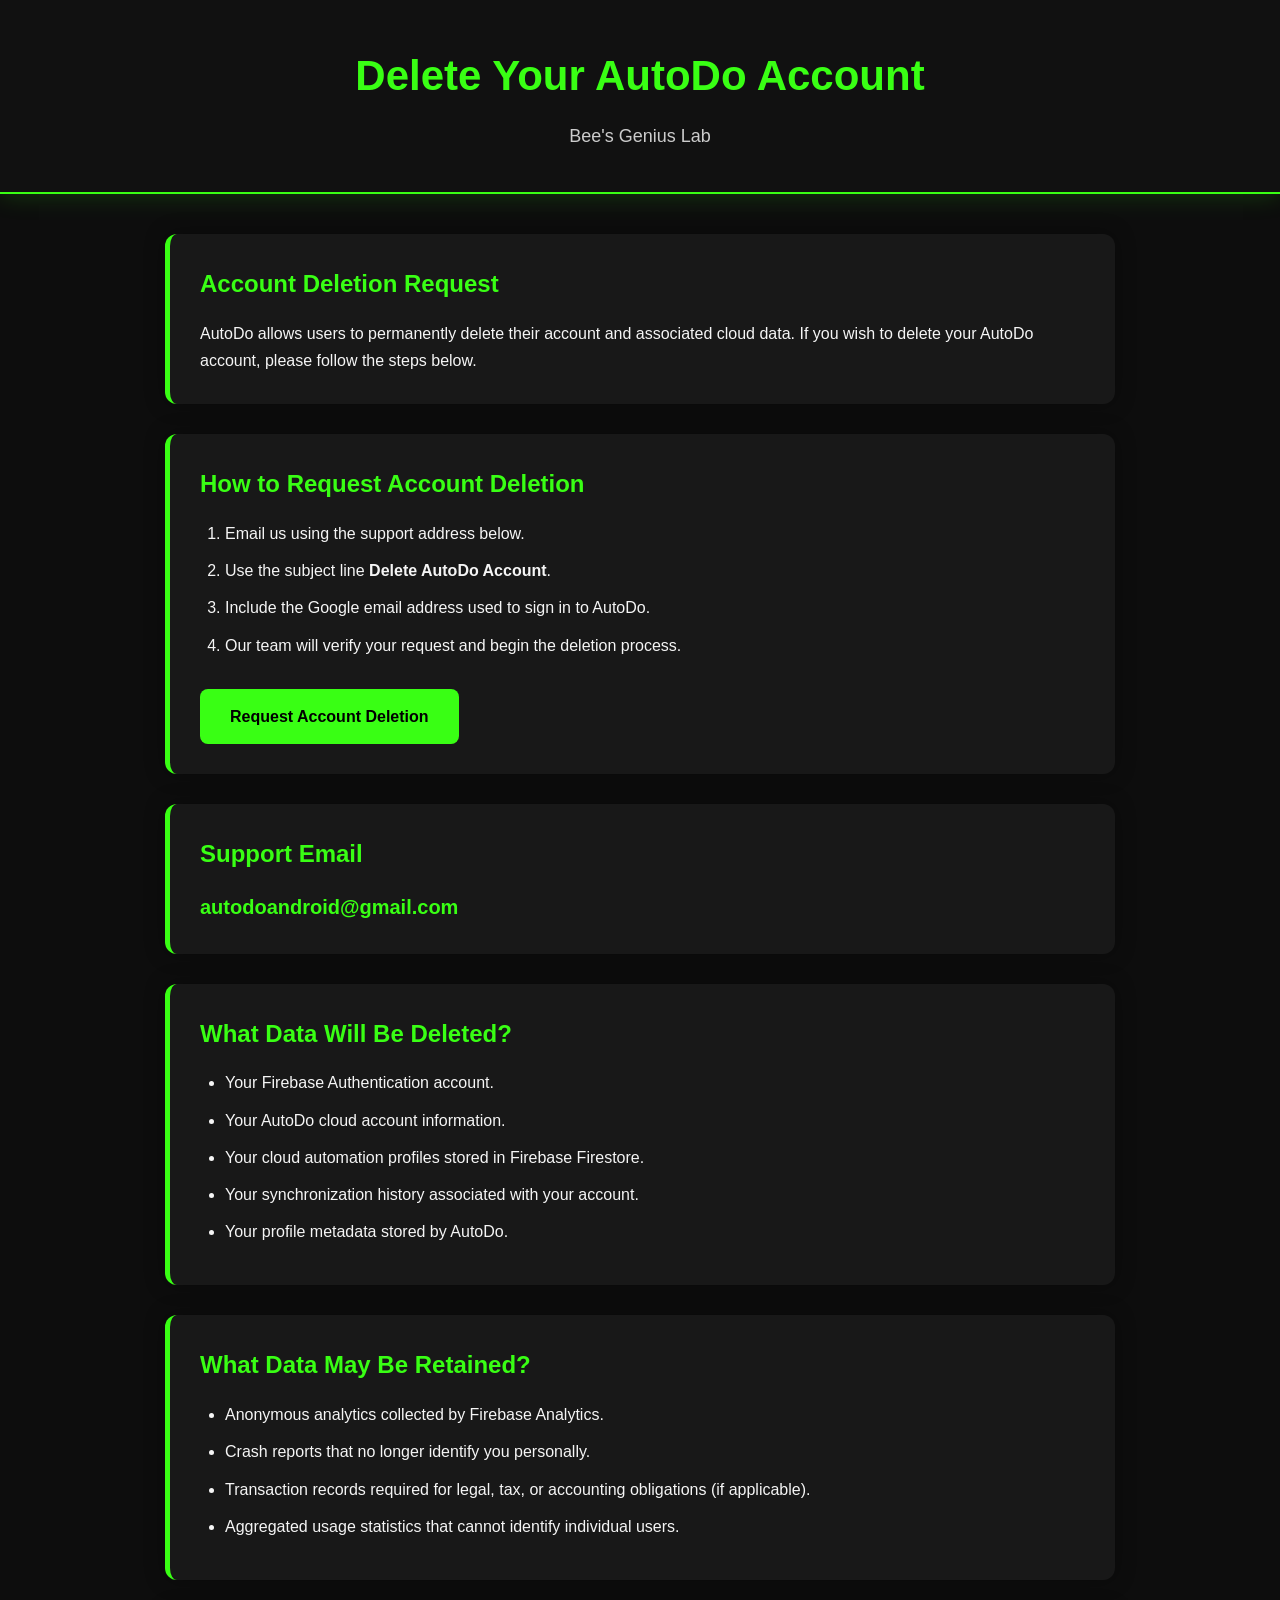
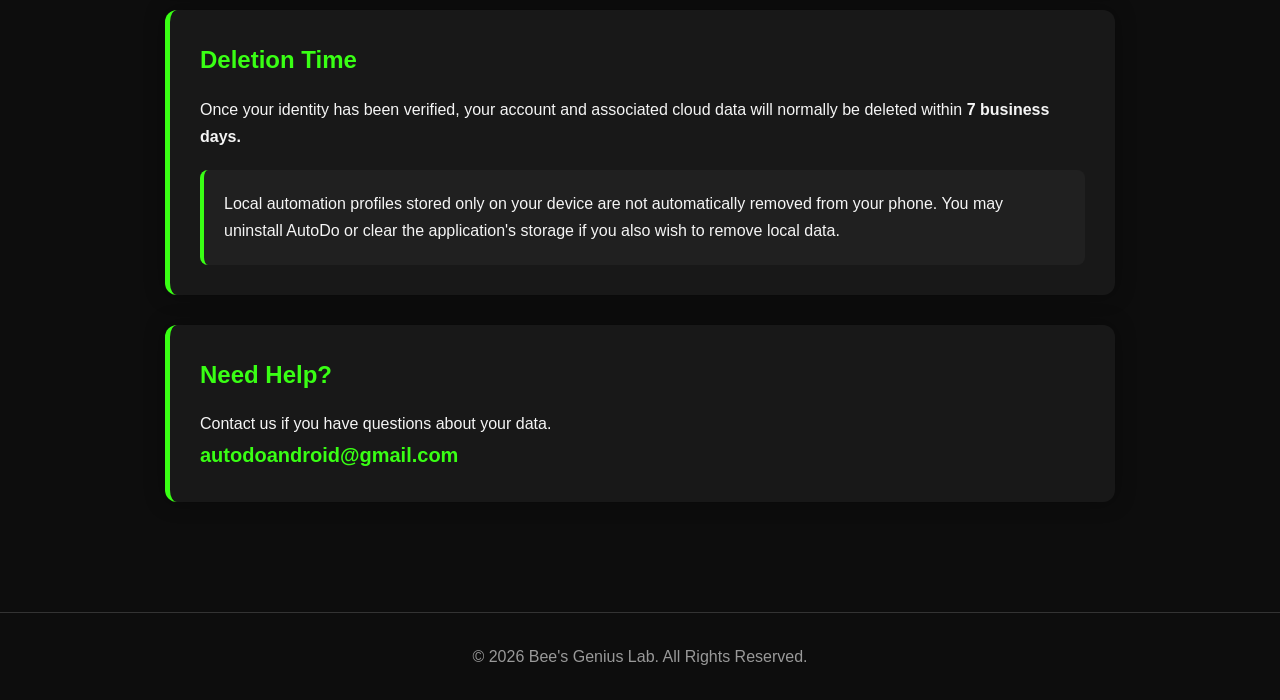
<file: autodo_account_deletions.html>
<!DOCTYPE html>
<html lang="en">
<head>
<meta charset="UTF-8">
<meta name="viewport" content="width=device-width, initial-scale=1.0">
<title>Delete Your AutoDo Account | Bee's Genius Lab</title>
<style>
*{margin:0;padding:0;box-sizing:border-box;font-family:Arial,Helvetica,sans-serif}
body{background:#0d0d0d;color:#f5f5f5;line-height:1.7}
header{background:#111;padding:40px 20px;text-align:center;border-bottom:2px solid #39ff14;box-shadow:0 0 25px rgba(57,255,20,.2)}
h1{color:#39ff14;font-size:42px;margin-bottom:10px}
.subtitle{color:#ccc;font-size:18px}
.container{max-width:1000px;margin:auto;padding:40px 25px}
section{background:#181818;border-left:5px solid #39ff14;margin-bottom:30px;padding:30px;border-radius:12px;box-shadow:0 0 20px rgba(0,0,0,.35)}
h2{color:#39ff14;margin-bottom:15px}
ul,ol{margin-left:25px;margin-top:10px}
li{margin-bottom:10px}
a{color:#39ff14;text-decoration:none}
.button{display:inline-block;margin-top:20px;padding:14px 30px;background:#39ff14;color:#000;border-radius:8px;font-weight:bold}
.email{font-size:20px;font-weight:bold;color:#39ff14;word-break:break-word}
.note{background:#202020;border-left:4px solid #39ff14;padding:20px;border-radius:8px;margin-top:20px}
footer{text-align:center;padding:30px;color:#999;border-top:1px solid #333;margin-top:40px}
</style>
</head>
<body>
<header>
<h1>Delete Your AutoDo Account</h1>
<p class="subtitle">Bee's Genius Lab</p>
</header>

<div class="container">

<section>
<h2>Account Deletion Request</h2>
<p>AutoDo allows users to permanently delete their account and associated cloud data. If you wish to delete your AutoDo account, please follow the steps below.</p>
</section>

<section>
<h2>How to Request Account Deletion</h2>
<ol>
<li>Email us using the support address below.</li>
<li>Use the subject line <strong>Delete AutoDo Account</strong>.</li>
<li>Include the Google email address used to sign in to AutoDo.</li>
<li>Our team will verify your request and begin the deletion process.</li>
</ol>
<a class="button" href="mailto:autodoandroid@gmail.com?subject=Delete%20AutoDo%20Account">Request Account Deletion</a>
</section>

<section>
<h2>Support Email</h2>
<p class="email">autodoandroid@gmail.com</p>
</section>

<section>
<h2>What Data Will Be Deleted?</h2>
<ul>
<li>Your Firebase Authentication account.</li>
<li>Your AutoDo cloud account information.</li>
<li>Your cloud automation profiles stored in Firebase Firestore.</li>
<li>Your synchronization history associated with your account.</li>
<li>Your profile metadata stored by AutoDo.</li>
</ul>
</section>

<section>
<h2>What Data May Be Retained?</h2>
<ul>
<li>Anonymous analytics collected by Firebase Analytics.</li>
<li>Crash reports that no longer identify you personally.</li>
<li>Transaction records required for legal, tax, or accounting obligations (if applicable).</li>
<li>Aggregated usage statistics that cannot identify individual users.</li>
</ul>
</section>

<section>
<h2>Deletion Time</h2>
<p>Once your identity has been verified, your account and associated cloud data will normally be deleted within <strong>7 business days.</strong></p>
<div class="note">
Local automation profiles stored only on your device are not automatically removed from your phone. You may uninstall AutoDo or clear the application's storage if you also wish to remove local data.
</div>
</section>

<section>
<h2>Need Help?</h2>
<p>Contact us if you have questions about your data.</p>
<p class="email">autodoandroid@gmail.com</p>
</section>

</div>

<footer>
© 2026 Bee's Genius Lab. All Rights Reserved.
</footer>

</body>
</html>
</file>
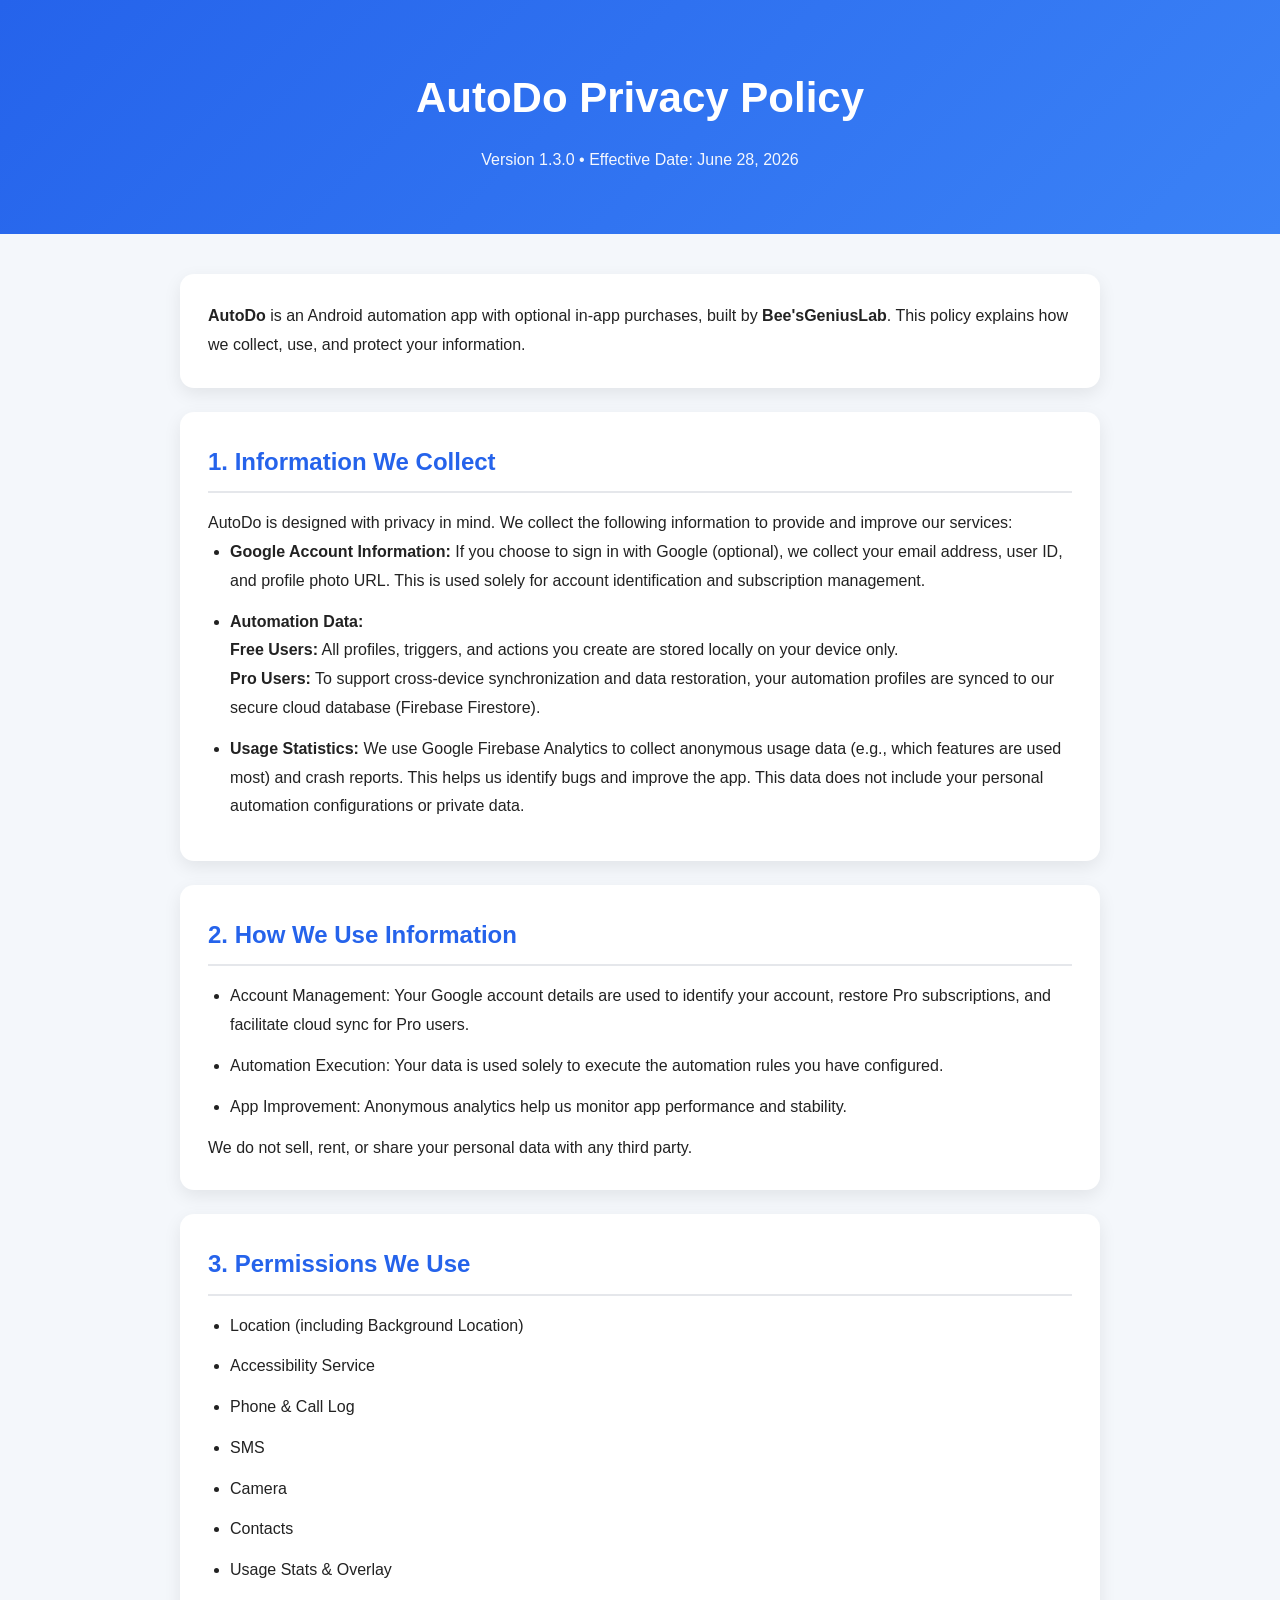
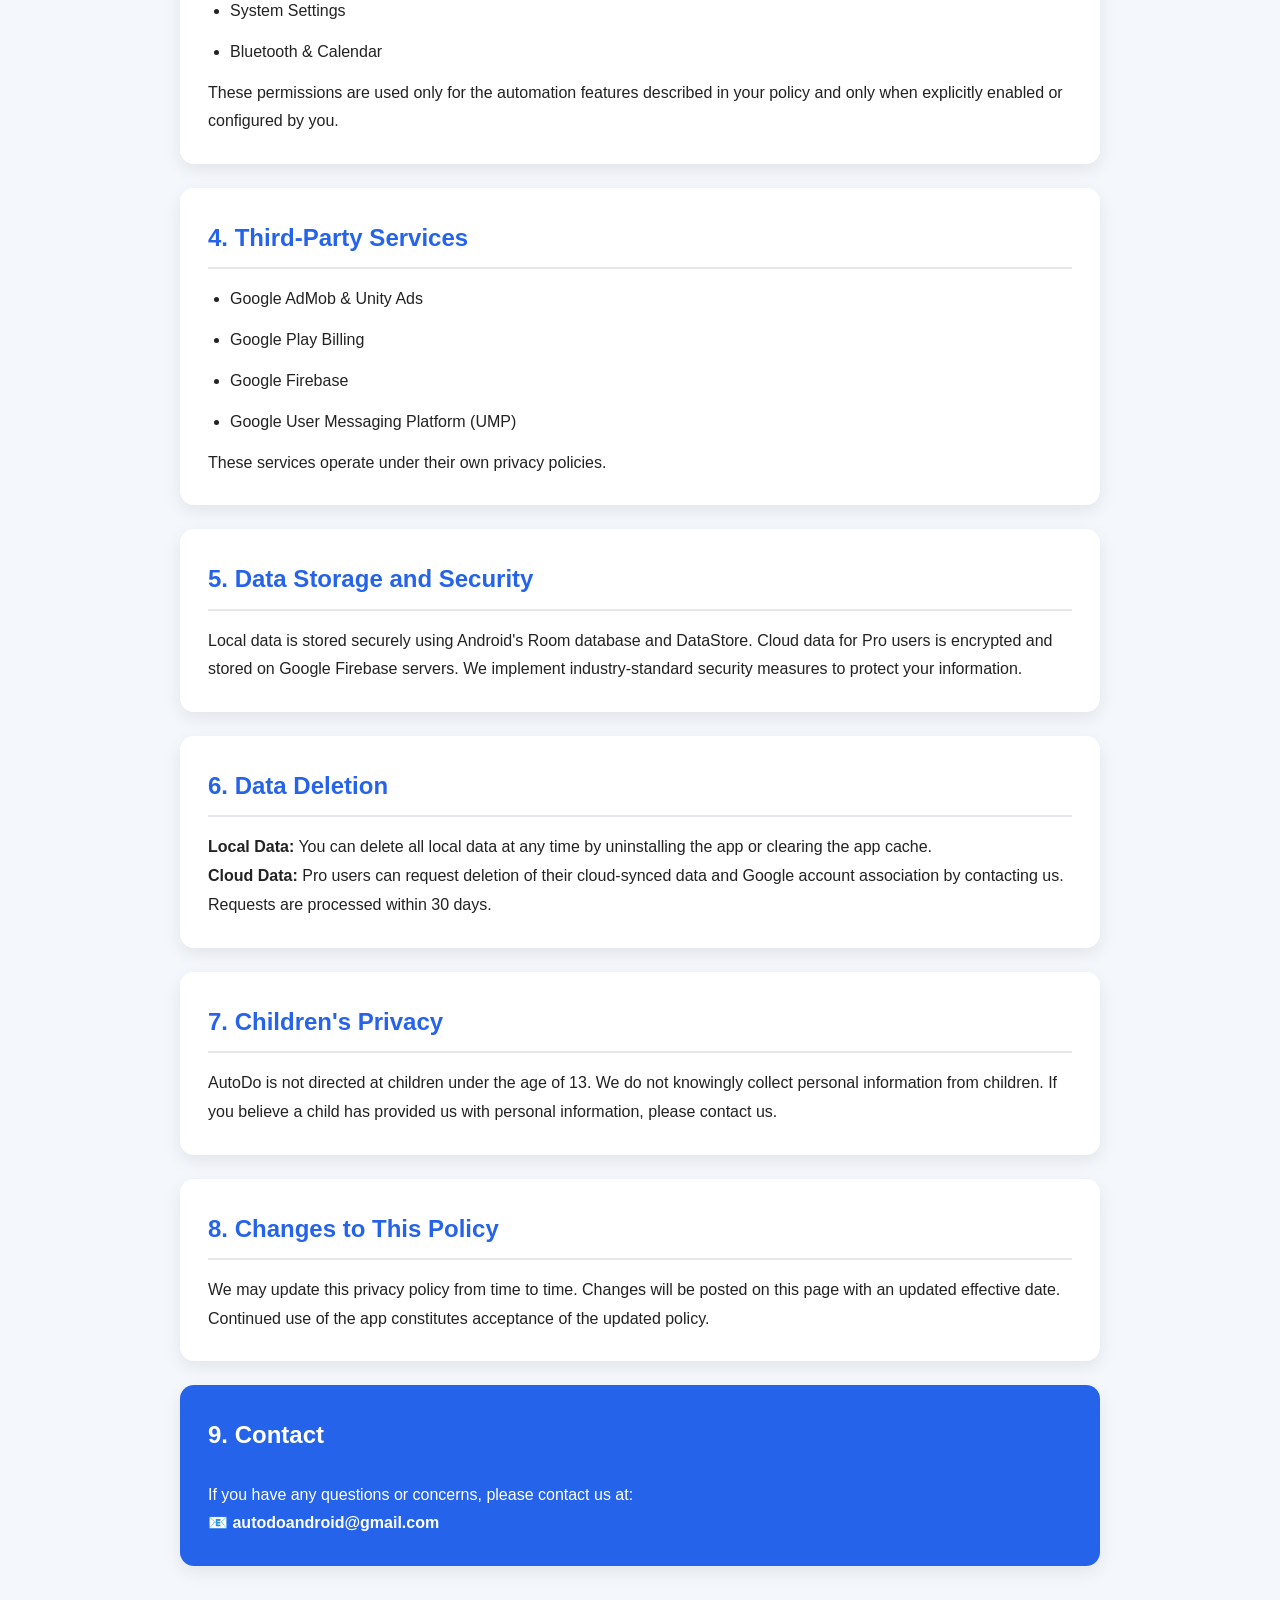
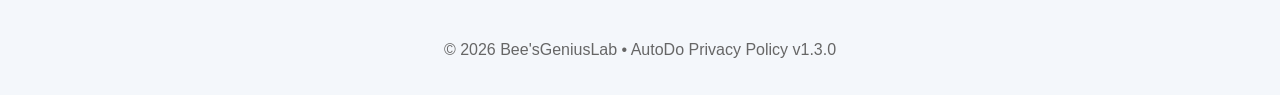
<file: AutoDo_Privacy_Policy_v1.3.0.html>
<!DOCTYPE html>
<html lang="en">
<head>
<meta charset="UTF-8">
<meta name="viewport" content="width=device-width, initial-scale=1.0">
<title>AutoDo Privacy Policy</title>
<style>
*{margin:0;padding:0;box-sizing:border-box}
body{font-family:-apple-system,BlinkMacSystemFont,"Segoe UI",Roboto,Arial,sans-serif;background:#f4f7fb;color:#222;line-height:1.8}
header{background:linear-gradient(135deg,#2563eb,#3b82f6);color:#fff;padding:60px 20px;text-align:center}
header h1{font-size:42px}
header p{margin-top:10px;opacity:.95}
.container{max-width:960px;margin:40px auto;padding:0 20px}
.card{background:#fff;border-radius:14px;padding:28px;margin-bottom:24px;box-shadow:0 6px 18px rgba(0,0,0,.08)}
h2{color:#2563eb;margin-bottom:16px;border-bottom:2px solid #e5e7eb;padding-bottom:8px}
ul{margin-left:22px}
li{margin-bottom:12px}
.contact{background:#2563eb;color:#fff}
.contact h2{color:#fff;border:none}
.contact a{color:#fff;text-decoration:none;font-weight:bold}
footer{text-align:center;color:#666;padding:30px}
@media(max-width:700px){header h1{font-size:32px}.card{padding:20px}}
@media(prefers-color-scheme:dark){
body{background:#0f172a;color:#e5e7eb}
.card{background:#1e293b}
h2{color:#60a5fa;border-color:#334155}
footer{color:#94a3b8}
}
</style>
</head>
<body>
<header>
<h1>AutoDo Privacy Policy</h1>
<p>Version 1.3.0 • Effective Date: June 28, 2026</p>
</header>

<div class="container">

<div class="card">
<p><strong>AutoDo</strong> is an Android automation app with optional in-app purchases, built by <strong>Bee'sGeniusLab</strong>. This policy explains how we collect, use, and protect your information.</p>
</div>

<div class="card">
<h2>1. Information We Collect</h2>
<p>AutoDo is designed with privacy in mind. We collect the following information to provide and improve our services:</p>
<ul>
<li><strong>Google Account Information:</strong> If you choose to sign in with Google (optional), we collect your email address, user ID, and profile photo URL. This is used solely for account identification and subscription management.</li>
<li><strong>Automation Data:</strong><br><strong>Free Users:</strong> All profiles, triggers, and actions you create are stored locally on your device only.<br><strong>Pro Users:</strong> To support cross-device synchronization and data restoration, your automation profiles are synced to our secure cloud database (Firebase Firestore).</li>
<li><strong>Usage Statistics:</strong> We use Google Firebase Analytics to collect anonymous usage data (e.g., which features are used most) and crash reports. This helps us identify bugs and improve the app. This data does not include your personal automation configurations or private data.</li>
</ul>
</div>

<div class="card">
<h2>2. How We Use Information</h2>
<ul>
<li>Account Management: Your Google account details are used to identify your account, restore Pro subscriptions, and facilitate cloud sync for Pro users.</li>
<li>Automation Execution: Your data is used solely to execute the automation rules you have configured.</li>
<li>App Improvement: Anonymous analytics help us monitor app performance and stability.</li>
</ul>
<p>We do not sell, rent, or share your personal data with any third party.</p>
</div>

<div class="card">
<h2>3. Permissions We Use</h2>
<ul>
<li>Location (including Background Location)</li>
<li>Accessibility Service</li>
<li>Phone &amp; Call Log</li>
<li>SMS</li>
<li>Camera</li>
<li>Contacts</li>
<li>Usage Stats &amp; Overlay</li>
<li>System Settings</li>
<li>Bluetooth &amp; Calendar</li>
</ul>
<p>These permissions are used only for the automation features described in your policy and only when explicitly enabled or configured by you.</p>
</div>

<div class="card">
<h2>4. Third-Party Services</h2>
<ul>
<li>Google AdMob &amp; Unity Ads</li>
<li>Google Play Billing</li>
<li>Google Firebase</li>
<li>Google User Messaging Platform (UMP)</li>
</ul>
<p>These services operate under their own privacy policies.</p>
</div>

<div class="card">
<h2>5. Data Storage and Security</h2>
<p>Local data is stored securely using Android's Room database and DataStore. Cloud data for Pro users is encrypted and stored on Google Firebase servers. We implement industry-standard security measures to protect your information.</p>
</div>

<div class="card">
<h2>6. Data Deletion</h2>
<p><strong>Local Data:</strong> You can delete all local data at any time by uninstalling the app or clearing the app cache.</p>
<p><strong>Cloud Data:</strong> Pro users can request deletion of their cloud-synced data and Google account association by contacting us. Requests are processed within 30 days.</p>
</div>

<div class="card">
<h2>7. Children's Privacy</h2>
<p>AutoDo is not directed at children under the age of 13. We do not knowingly collect personal information from children. If you believe a child has provided us with personal information, please contact us.</p>
</div>

<div class="card">
<h2>8. Changes to This Policy</h2>
<p>We may update this privacy policy from time to time. Changes will be posted on this page with an updated effective date. Continued use of the app constitutes acceptance of the updated policy.</p>
</div>

<div class="card contact">
<h2>9. Contact</h2>
<p>If you have any questions or concerns, please contact us at:</p>
<p>📧 <a href="mailto:autodoandroid@gmail.com">autodoandroid@gmail.com</a></p>
</div>

</div>

<footer>© 2026 Bee'sGeniusLab • AutoDo Privacy Policy v1.3.0</footer>
</body>
</html>
</file>
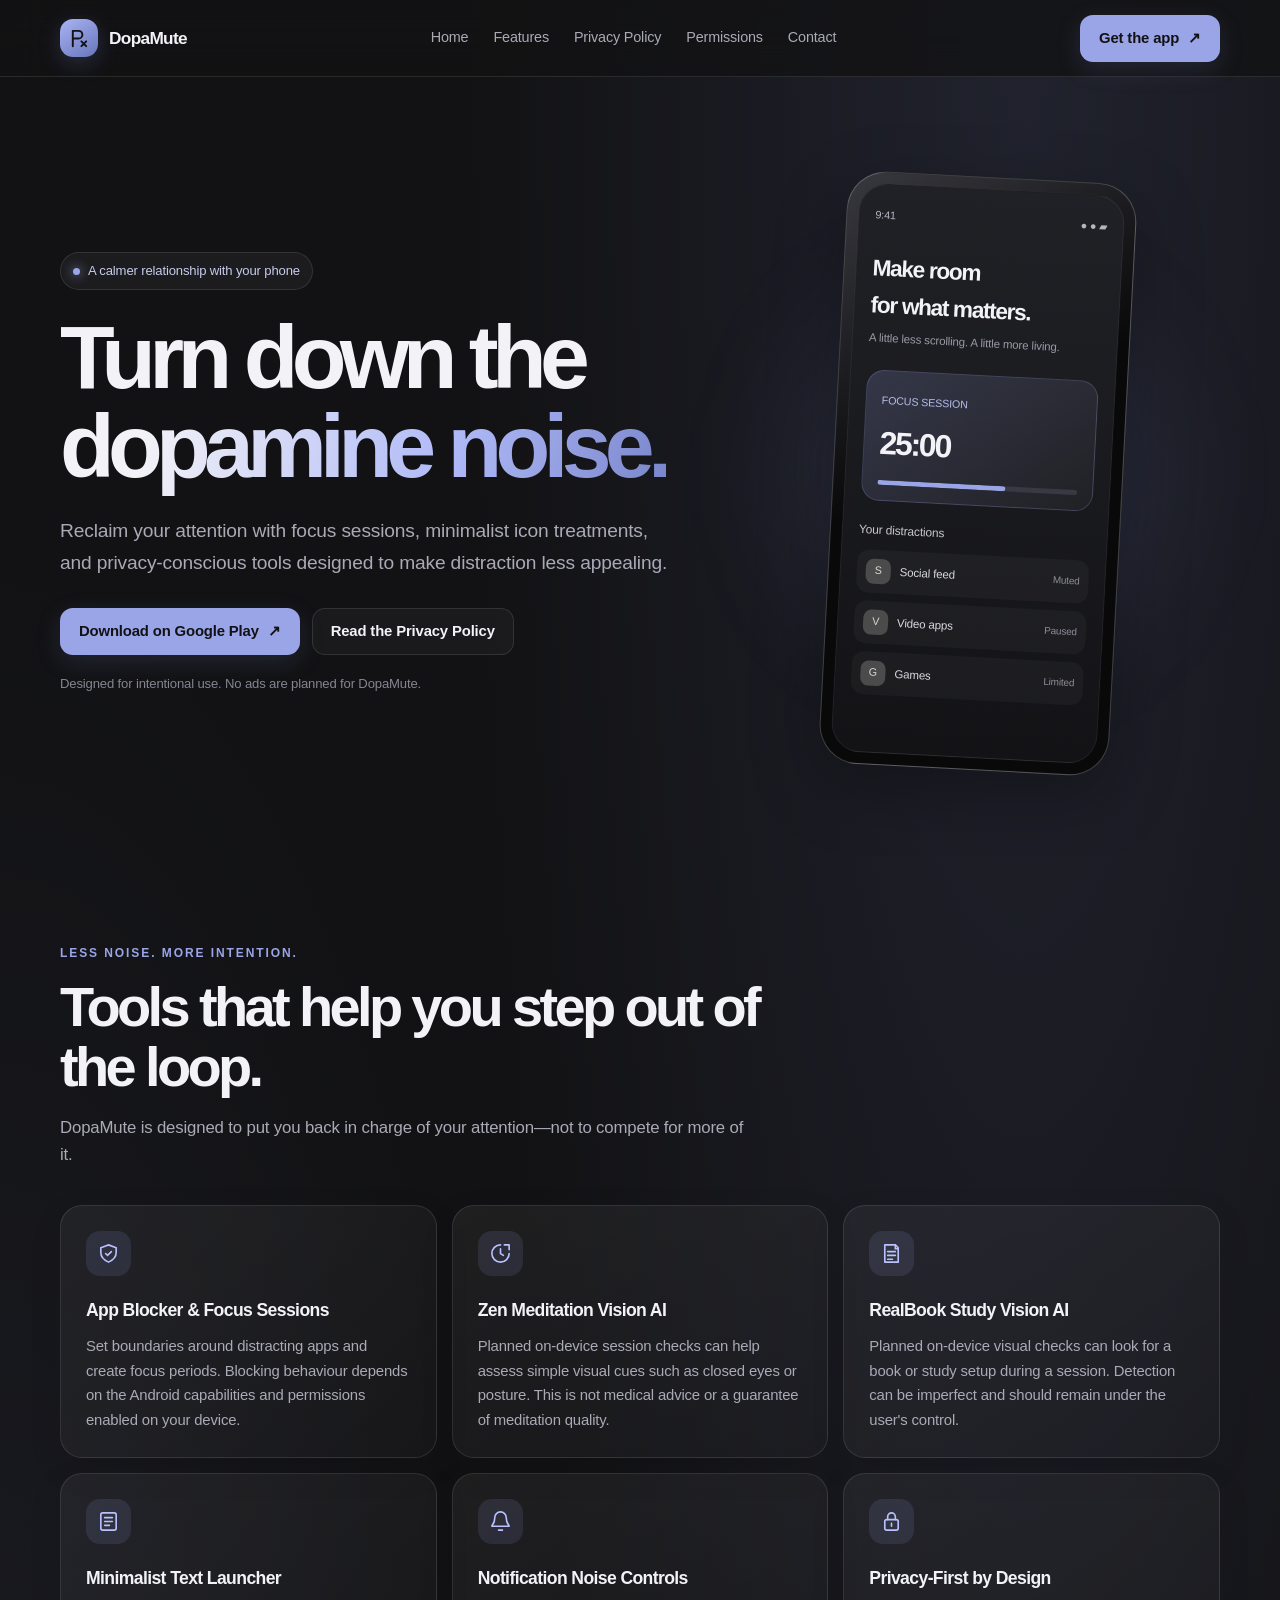
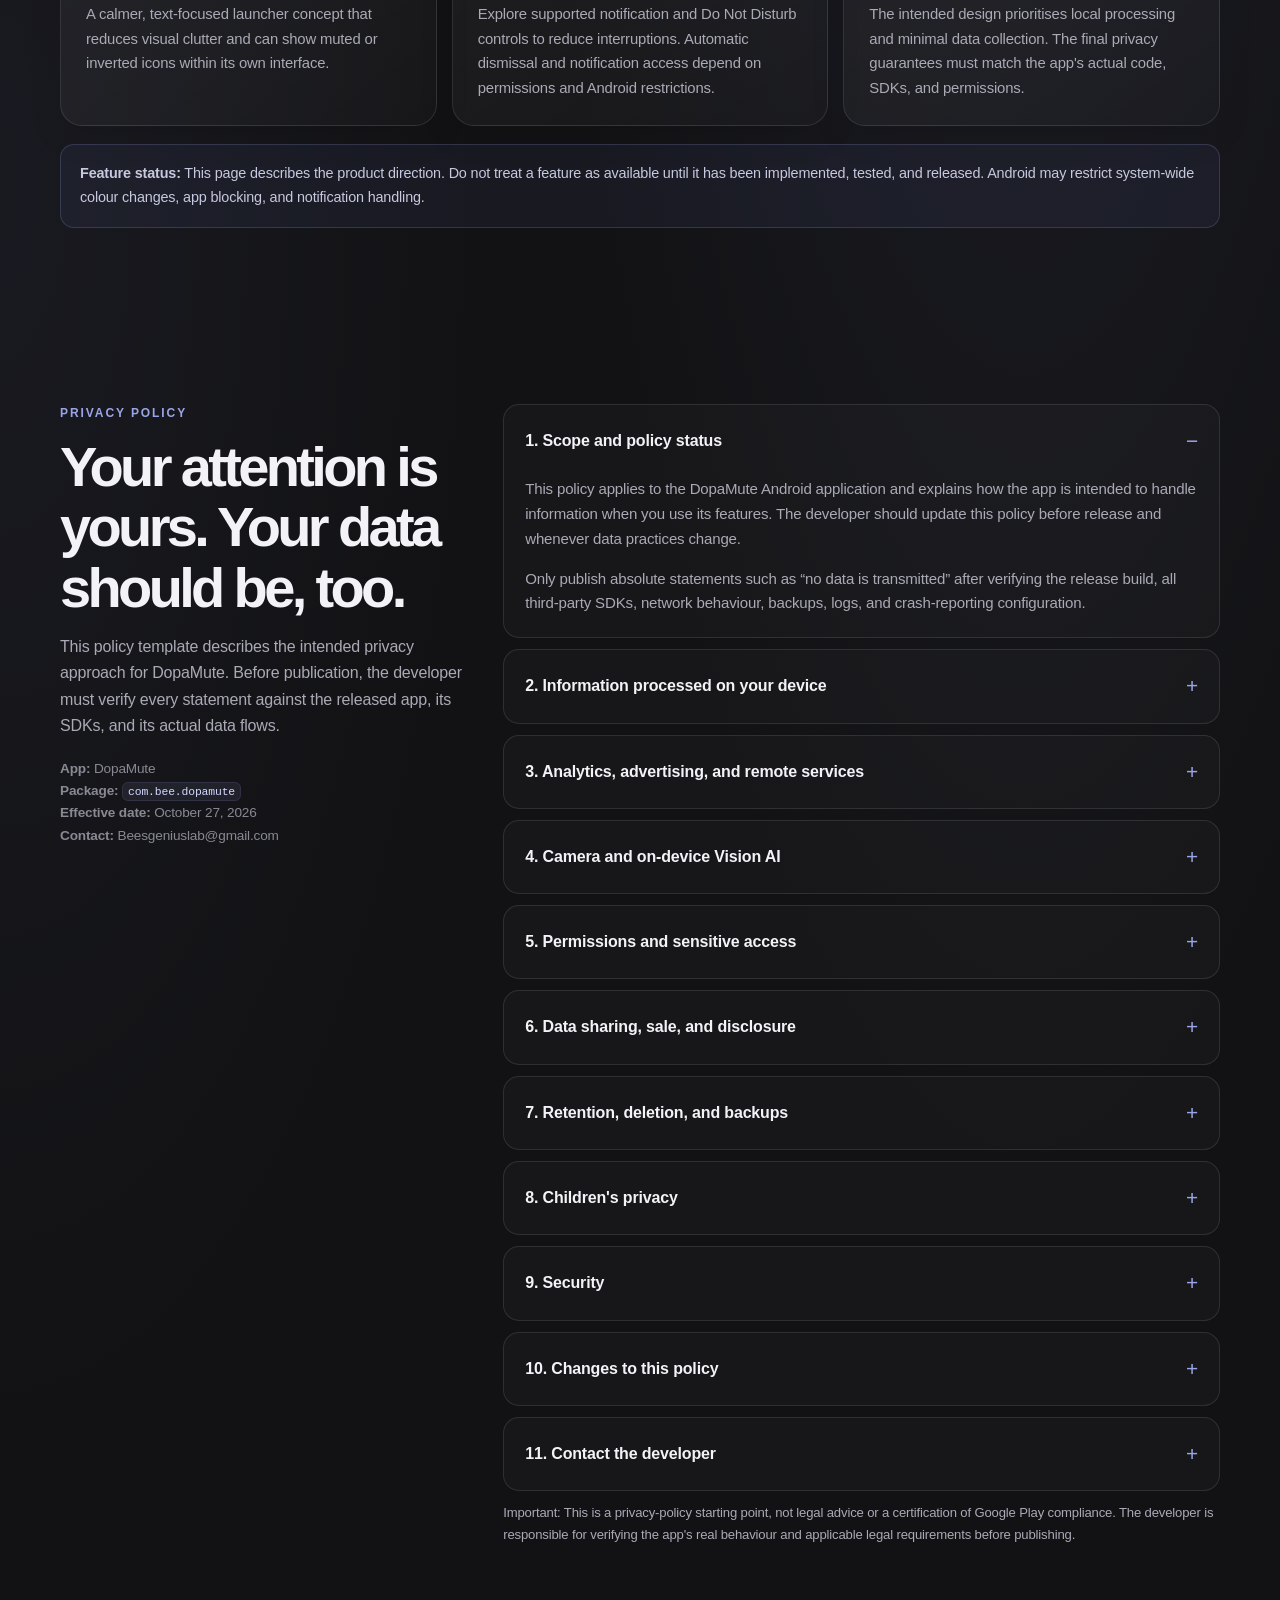
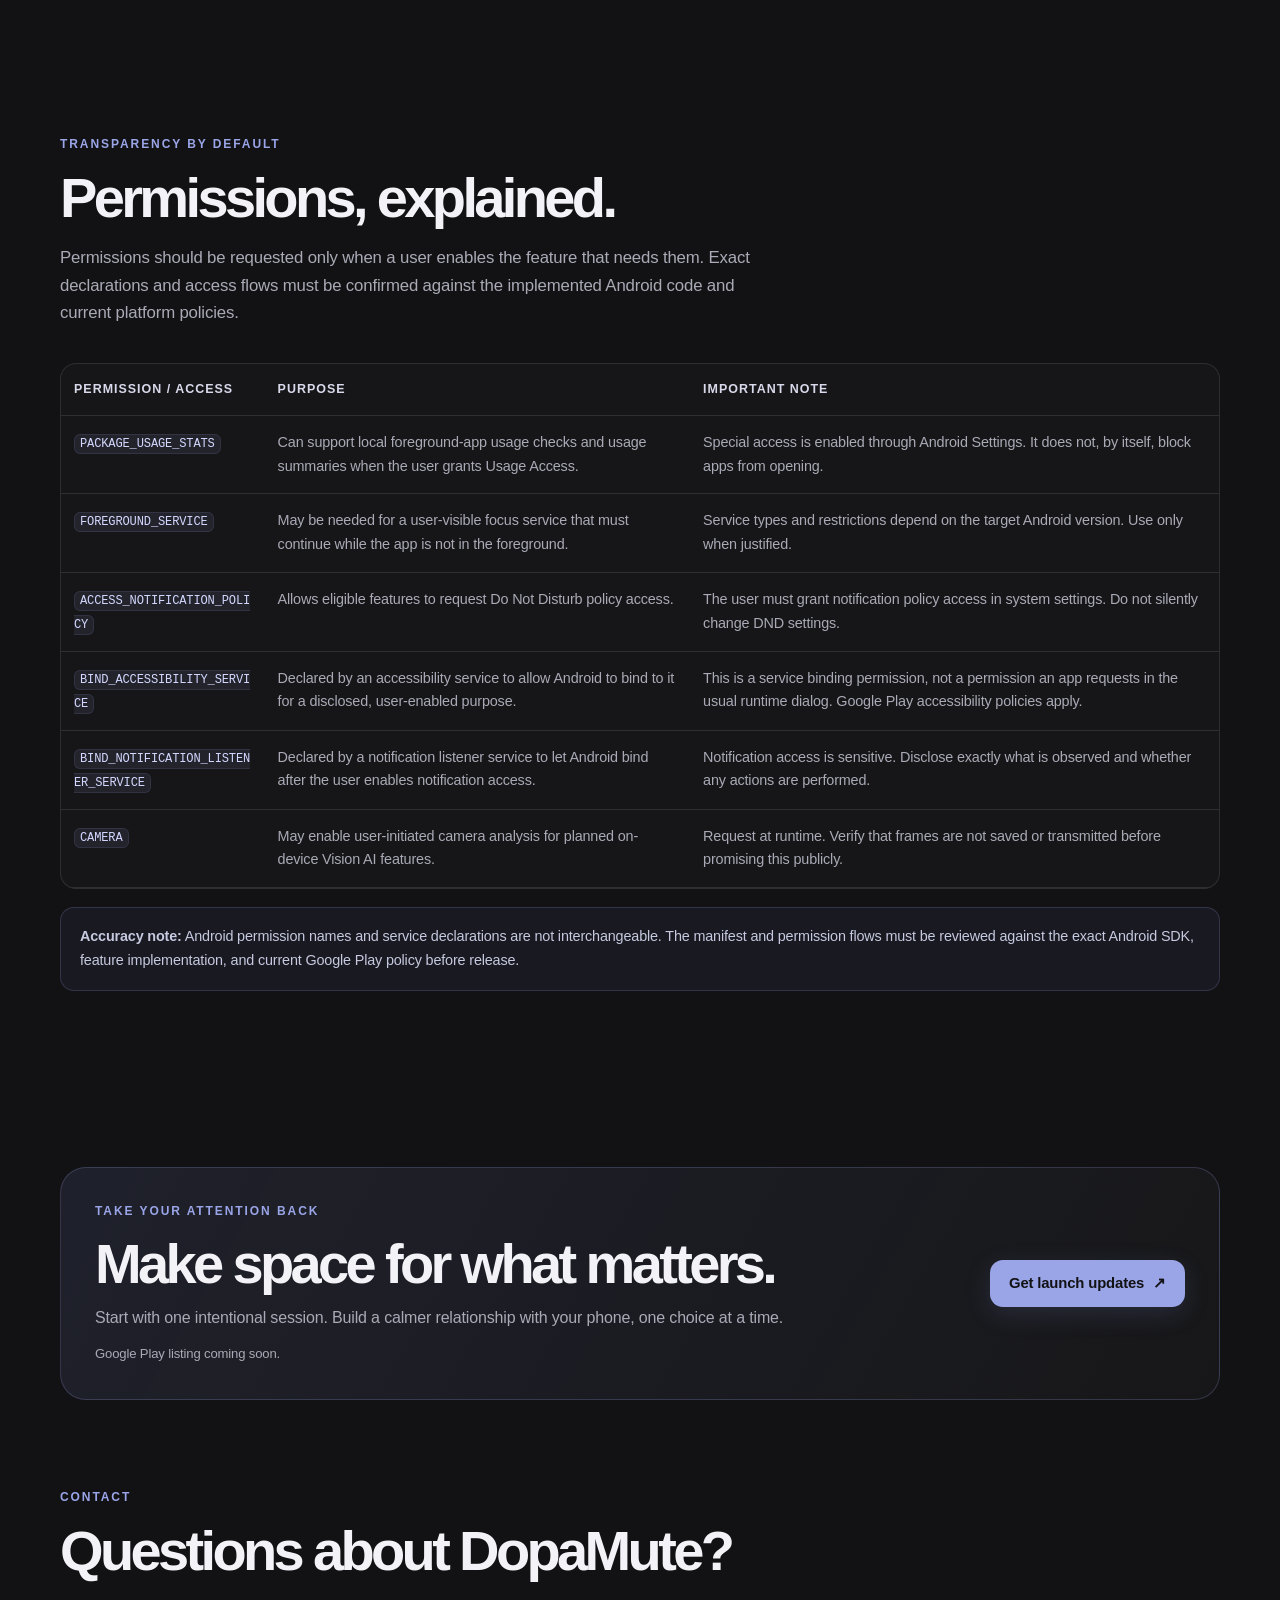
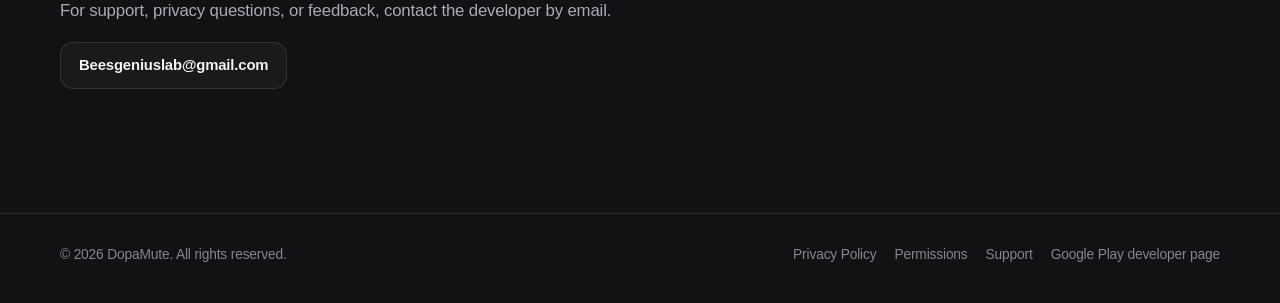
<file: Dopamute.html>
<!doctype html>
<html lang="en">
<head>
  <meta charset="utf-8">
  <meta name="viewport" content="width=device-width, initial-scale=1">
  <meta name="theme-color" content="#121214">
  <meta name="description" content="DopaMute helps you reclaim your attention with focus sessions, distraction controls, minimalist app treatments, and on-device tools.">
  <title>DopaMute — Turn Down the Dopamine Noise</title>
  <style>
    :root {
      color-scheme: dark;
      --bg: #121214;
      --panel: #18181a;
      --panel-2: #1e1e22;
      --text: #f2f2f7;
      --muted: #aaaab7;
      --accent: #9aa5e8;
      --accent-strong: #7986cb;
      --border: rgba(242,242,247,.11);
      --glass: rgba(255,255,255,.045);
      --radius: 22px;
      --max: 1160px;
      --shadow: 0 22px 70px rgba(0,0,0,.28);
    }
    * { box-sizing: border-box; }
    html { scroll-behavior: smooth; scroll-padding-top: 100px; }
    body {
      margin: 0; background:
        radial-gradient(ellipse at 80% 0%, rgba(121,134,203,.14), transparent 35rem),
        radial-gradient(ellipse at 0% 35%, rgba(121,134,203,.07), transparent 30rem),
        var(--bg);
      color: var(--text); font: 16px/1.65 -apple-system, BlinkMacSystemFont, "Segoe UI", Inter, Roboto, sans-serif;
      letter-spacing: -.01em; -webkit-font-smoothing: antialiased;
    }
    a { color: inherit; text-decoration: none; }
    button, a { -webkit-tap-highlight-color: transparent; }
    a:focus-visible, button:focus-visible, summary:focus-visible { outline: 2px solid var(--accent); outline-offset: 4px; }
    .wrap { width: min(var(--max), calc(100% - 40px)); margin-inline: auto; }
    .topbar {
      position: sticky; top: 0; z-index: 20; backdrop-filter: blur(18px);
      background: rgba(18,18,20,.78); border-bottom: 1px solid var(--border);
    }
    .nav { min-height: 76px; display: flex; align-items: center; justify-content: space-between; gap: 24px; }
    .brand { display: inline-flex; align-items: center; gap: 11px; font-weight: 750; font-size: 1.08rem; letter-spacing: -.04em; white-space: nowrap; }
    .logo {
      width: 38px; height: 38px; border-radius: 13px; display: grid; place-items: center;
      background: linear-gradient(145deg, #aab4f3, #6675bb); color: #121214;
      box-shadow: 0 6px 22px rgba(121,134,203,.24);
    }
    .logo svg { width: 23px; height: 23px; }
    .navlinks { display: flex; align-items: center; gap: 25px; color: var(--muted); font-size: .9rem; }
    .navlinks a:hover, .text-link:hover { color: var(--text); }
    .btn {
      display: inline-flex; align-items: center; justify-content: center; gap: 9px; min-height: 47px;
      padding: 0 18px; border-radius: 13px; border: 1px solid transparent; font-weight: 650; font-size: .93rem;
      transition: transform .2s ease, background .2s ease, border-color .2s ease;
    }
    .btn:hover { transform: translateY(-2px); }
    .btn-primary { background: var(--accent); color: #121214; box-shadow: 0 7px 24px rgba(121,134,203,.17); }
    .btn-primary:hover { background: #b1b9f2; }
    .btn-secondary { background: rgba(255,255,255,.035); border-color: var(--border); color: var(--text); }
    .btn-secondary:hover { background: rgba(255,255,255,.075); border-color: rgba(255,255,255,.2); }
    .menu-toggle { display: none; border: 1px solid var(--border); background: var(--panel); color: var(--text); border-radius: 11px; padding: 9px 12px; }
    .hero { padding: 100px 0 86px; position: relative; overflow: hidden; }
    .hero-grid { display: grid; grid-template-columns: 1.12fr .88fr; gap: 62px; align-items: center; }
    .eyebrow { display: inline-flex; align-items: center; gap: 8px; border: 1px solid var(--border); background: var(--glass); border-radius: 999px; padding: 7px 12px; color: #c8cbed; font-size: .82rem; margin-bottom: 23px; }
    .eyebrow span { width: 7px; height: 7px; border-radius: 50%; background: var(--accent); box-shadow: 0 0 12px var(--accent); }
    h1, h2, h3, p { margin-top: 0; }
    h1 { font-size: clamp(3.2rem, 7vw, 5.9rem); line-height: .99; letter-spacing: -.075em; max-width: 760px; margin-bottom: 25px; }
    .gradient-text { background: linear-gradient(105deg, #f2f2f7 15%, #aeb8f6 65%, #7986cb); -webkit-background-clip: text; background-clip: text; color: transparent; }
    .hero-copy { color: var(--muted); font-size: clamp(1.05rem, 2vw, 1.2rem); max-width: 610px; margin-bottom: 29px; }
    .hero-actions { display: flex; flex-wrap: wrap; gap: 12px; }
    .fineprint { font-size: .82rem; color: #858592; margin: 18px 0 0; }
    .mock-wrap { position: relative; min-height: 440px; display: grid; place-items: center; }
    .orb { position: absolute; width: 350px; height: 350px; border-radius: 50%; background: rgba(121,134,203,.14); filter: blur(60px); }
    .phone {
      width: min(290px, 82%); aspect-ratio: 9/18.4; border: 1px solid rgba(255,255,255,.22); border-radius: 39px;
      padding: 11px; background: linear-gradient(145deg, #38383f, #09090a 45%); box-shadow: var(--shadow); transform: rotate(3deg); position: relative;
    }
    .phone-screen { height: 100%; border-radius: 29px; overflow: hidden; padding: 22px 16px; background: linear-gradient(180deg, #202126, #131316); border: 1px solid rgba(255,255,255,.06); }
    .phone-top { display: flex; justify-content: space-between; font-size: .68rem; color: #b6b6c2; margin-bottom: 25px; }
    .phone-title { font-size: 1.42rem; letter-spacing: -.06em; font-weight: 750; margin-bottom: 4px; }
    .phone-sub { color: #9a9aa7; font-size: .72rem; margin-bottom: 22px; }
    .focus-card { padding: 15px; border-radius: 18px; background: linear-gradient(135deg, rgba(154,165,232,.2), rgba(255,255,255,.035)); border: 1px solid rgba(154,165,232,.22); }
    .focus-card small { color: #b8bdec; font-size: .67rem; }
    .timer { font-size: 2rem; font-weight: 720; letter-spacing: -.07em; margin: 5px 0 10px; }
    .progress { height: 5px; border-radius: 10px; background: #393943; overflow: hidden; }
    .progress span { display: block; width: 64%; height: 100%; background: var(--accent); border-radius: inherit; }
    .phone-label { margin: 20px 0 9px; font-size: .75rem; color: #c7c7d0; }
    .app-list { display: grid; gap: 8px; }
    .app-row { display: flex; align-items: center; gap: 9px; background: rgba(255,255,255,.035); padding: 9px; border-radius: 12px; font-size: .72rem; color: #d9d9e1; }
    .app-dot { width: 25px; height: 25px; border-radius: 8px; display: grid; place-items: center; background: #4a4a51; color: #d5d5dc; font-size: .68rem; filter: grayscale(1); }
    .app-row em { margin-left: auto; font-size: .62rem; color: #8e8e9b; font-style: normal; }
    .section { padding: 88px 0; }
    .section-head { max-width: 700px; margin-bottom: 36px; }
    .kicker { text-transform: uppercase; letter-spacing: .16em; font-size: .75rem; font-weight: 750; color: var(--accent); margin-bottom: 13px; }
    h2 { font-size: clamp(2.1rem, 4.5vw, 3.5rem); line-height: 1.08; letter-spacing: -.065em; margin-bottom: 16px; }
    .section-intro { color: var(--muted); font-size: 1.05rem; }
    .grid { display: grid; grid-template-columns: repeat(3, 1fr); gap: 15px; }
    .card { background: linear-gradient(145deg, rgba(255,255,255,.055), rgba(255,255,255,.018)); border: 1px solid var(--border); border-radius: var(--radius); padding: 25px; box-shadow: 0 12px 36px rgba(0,0,0,.08); }
    .card-icon { width: 45px; height: 45px; border-radius: 14px; display: grid; place-items: center; background: rgba(154,165,232,.12); color: #b9c1ff; margin-bottom: 20px; }
    .card-icon svg { width: 23px; height: 23px; }
    h3 { font-size: 1.1rem; letter-spacing: -.035em; margin-bottom: 9px; }
    .card p { color: var(--muted); font-size: .93rem; margin-bottom: 0; }
    .note { margin-top: 18px; padding: 17px 19px; border-radius: 14px; border: 1px solid rgba(154,165,232,.2); background: rgba(121,134,203,.07); color: #c6c9df; font-size: .9rem; }
    .privacy-layout { display: grid; grid-template-columns: .72fr 1.28fr; gap: 40px; align-items: start; }
    .privacy-aside { position: sticky; top: 110px; }
    .privacy-aside p { color: var(--muted); }
    .policy-meta { color: #898995; font-size: .85rem; margin-top: 18px; }
    .policy-list { display: grid; gap: 11px; }
    details { border: 1px solid var(--border); border-radius: 16px; background: rgba(255,255,255,.025); overflow: hidden; }
    summary { cursor: pointer; padding: 19px 21px; list-style: none; display: flex; align-items: center; justify-content: space-between; gap: 15px; font-weight: 650; }
    summary::-webkit-details-marker { display: none; }
    summary::after { content: "+"; color: var(--accent); font-size: 1.3rem; font-weight: 400; }
    details[open] summary::after { content: "−"; }
    .detail-body { padding: 0 21px 21px; color: var(--muted); font-size: .94rem; }
    .detail-body p:last-child, .detail-body ul:last-child { margin-bottom: 0; }
    .detail-body li { margin: 6px 0; }
    .permissions-table { width: 100%; border-collapse: collapse; font-size: .9rem; }
    .permissions-table th, .permissions-table td { text-align: left; vertical-align: top; padding: 15px 13px; border-bottom: 1px solid var(--border); }
    .permissions-table th { color: #d8d9eb; font-size: .78rem; letter-spacing: .08em; text-transform: uppercase; }
    .permissions-table td { color: var(--muted); }
    code { color: #d4d8ff; background: rgba(154,165,232,.09); border: 1px solid rgba(154,165,232,.13); border-radius: 6px; padding: 2px 5px; font-size: .84em; overflow-wrap: anywhere; }
    .table-wrap { overflow-x: auto; border: 1px solid var(--border); border-radius: 16px; background: rgba(255,255,255,.02); }
    .contact-card { display: flex; justify-content: space-between; align-items: center; gap: 28px; padding: 34px; border: 1px solid rgba(154,165,232,.22); border-radius: 26px; background: linear-gradient(120deg, rgba(121,134,203,.13), rgba(255,255,255,.025)); }
    .contact-card p { color: var(--muted); margin-bottom: 0; }
    footer { padding: 30px 0 38px; border-top: 1px solid var(--border); color: #858592; font-size: .86rem; }
    .footer-inner { display: flex; justify-content: space-between; align-items: center; gap: 20px; }
    .footer-links { display: flex; gap: 18px; flex-wrap: wrap; }
    .footer-links a:hover { color: var(--text); }
    .muted { color: var(--muted); }
    .small { font-size: .82rem; }
    .sr-only { position: absolute; width: 1px; height: 1px; padding: 0; margin: -1px; overflow: hidden; clip: rect(0,0,0,0); white-space: nowrap; border: 0; }
    @media (max-width: 900px) {
      .hero-grid { grid-template-columns: 1fr .75fr; gap: 25px; }
      .navlinks { gap: 15px; }
      .navlinks a { font-size: .83rem; }
      .grid { grid-template-columns: repeat(2, 1fr); }
      .privacy-layout { grid-template-columns: 1fr; gap: 24px; }
      .privacy-aside { position: static; }
    }
    @media (max-width: 700px) {
      .wrap { width: min(100% - 30px, var(--max)); }
      .nav { min-height: 68px; flex-wrap: wrap; gap: 12px; padding: 12px 0; }
      .nav-cta { margin-left: auto; min-height: 40px; padding-inline: 12px; font-size: .8rem; }
      .menu-toggle { display: inline-flex; align-items: center; }
      .navlinks { display: none; width: 100%; flex-direction: column; align-items: stretch; gap: 0; padding: 8px 0 4px; }
      .navlinks.open { display: flex; }
      .navlinks a { padding: 10px 4px; border-top: 1px solid var(--border); font-size: .95rem; }
      .hero { padding: 68px 0 45px; }
      .hero-grid { grid-template-columns: 1fr; }
      h1 { font-size: clamp(3rem, 15vw, 4.8rem); }
      .mock-wrap { min-height: 370px; margin-top: 8px; }
      .phone { width: 230px; }
      .section { padding: 65px 0; }
      .grid { grid-template-columns: 1fr; }
      .card { padding: 22px; }
      .contact-card { flex-direction: column; align-items: flex-start; padding: 25px; }
      .footer-inner { flex-direction: column; align-items: flex-start; }
      .permissions-table { min-width: 680px; }
    }
    @media (prefers-reduced-motion: reduce) {
      *, *::before, *::after { scroll-behavior: auto !important; transition-duration: .01ms !important; animation-duration: .01ms !important; }
    }
  </style>
</head>
<body>
  <header class="topbar">
    <div class="wrap nav">
      <a class="brand" href="#home" aria-label="DopaMute home">
        <span class="logo" aria-hidden="true">
          <svg viewBox="0 0 24 24" fill="none"><path d="M5 4v16M5 12h6a4 4 0 0 0 0-8H5M14 15l5 5M19 15l-5 5" stroke="currentColor" stroke-width="2" stroke-linecap="round" stroke-linejoin="round"/></svg>
        </span>
        <span>DopaMute</span>
      </a>
      <nav class="navlinks" id="navlinks" aria-label="Main navigation">
        <a href="#home">Home</a>
        <a href="#features">Features</a>
        <a href="#privacy">Privacy Policy</a>
        <a href="#permissions">Permissions</a>
        <a href="#contact">Contact</a>
      </nav>
      <!-- Replace the placeholder URL with the published Google Play listing before launch. -->
      <a class="btn btn-primary nav-cta" href="#download" aria-label="Download DopaMute on Google Play">Get the app <span aria-hidden="true">↗</span></a>
      <button class="menu-toggle" id="menuToggle" aria-expanded="false" aria-controls="navlinks">Menu</button>
    </div>
  </header>

  <main>
    <section class="hero" id="home">
      <div class="wrap hero-grid">
        <div>
          <div class="eyebrow"><span></span> A calmer relationship with your phone</div>
          <h1>Turn down the <span class="gradient-text">dopamine noise.</span></h1>
          <p class="hero-copy">Reclaim your attention with focus sessions, minimalist icon treatments, and privacy-conscious tools designed to make distraction less appealing.</p>
          <div class="hero-actions">
            <a class="btn btn-primary" href="#download">Download on Google Play <span aria-hidden="true">↗</span></a>
            <a class="btn btn-secondary" href="#privacy">Read the Privacy Policy</a>
          </div>
          <p class="fineprint">Designed for intentional use. No ads are planned for DopaMute.</p>
        </div>
        <div class="mock-wrap" aria-label="Illustration of the DopaMute focus dashboard">
          <div class="orb"></div>
          <div class="phone">
            <div class="phone-screen">
              <div class="phone-top"><span>9:41</span><span>● ● ▰</span></div>
              <div class="phone-title">Make room<br>for what matters.</div>
              <div class="phone-sub">A little less scrolling. A little more living.</div>
              <div class="focus-card">
                <small>FOCUS SESSION</small>
                <div class="timer">25:00</div>
                <div class="progress"><span></span></div>
              </div>
              <div class="phone-label">Your distractions</div>
              <div class="app-list">
                <div class="app-row"><span class="app-dot">S</span> Social feed <em>Muted</em></div>
                <div class="app-row"><span class="app-dot">V</span> Video apps <em>Paused</em></div>
                <div class="app-row"><span class="app-dot">G</span> Games <em>Limited</em></div>
              </div>
            </div>
          </div>
        </div>
      </div>
    </section>

    <section class="section" id="features">
      <div class="wrap">
        <div class="section-head">
          <div class="kicker">Less noise. More intention.</div>
          <h2>Tools that help you step out of the loop.</h2>
          <p class="section-intro">DopaMute is designed to put you back in charge of your attention—not to compete for more of it.</p>
        </div>
        <div class="grid">
          <article class="card">
            <div class="card-icon" aria-hidden="true"><svg viewBox="0 0 24 24" fill="none"><path d="M12 3 20 6v5c0 5-3.5 8-8 10-4.5-2-8-5-8-10V6l8-3Z" stroke="currentColor" stroke-width="1.7"/><path d="m9 12 2 2 4-4" stroke="currentColor" stroke-width="1.7" stroke-linecap="round"/></svg></div>
            <h3>App Blocker &amp; Focus Sessions</h3>
            <p>Set boundaries around distracting apps and create focus periods. Blocking behaviour depends on the Android capabilities and permissions enabled on your device.</p>
          </article>
          <article class="card">
            <div class="card-icon" aria-hidden="true"><svg viewBox="0 0 24 24" fill="none"><path d="M12 3a9 9 0 1 0 9 9" stroke="currentColor" stroke-width="1.7" stroke-linecap="round"/><path d="M12 7v5l3 2M16 3h5v5" stroke="currentColor" stroke-width="1.7" stroke-linecap="round" stroke-linejoin="round"/></svg></div>
            <h3>Zen Meditation Vision AI</h3>
            <p>Planned on-device session checks can help assess simple visual cues such as closed eyes or posture. This is not medical advice or a guarantee of meditation quality.</p>
          </article>
          <article class="card">
            <div class="card-icon" aria-hidden="true"><svg viewBox="0 0 24 24" fill="none"><path d="M5 3h11l3 3v15H5z" stroke="currentColor" stroke-width="1.7" stroke-linejoin="round"/><path d="M8 10h8M8 14h8M8 18h5M16 3v4h3" stroke="currentColor" stroke-width="1.7" stroke-linecap="round"/></svg></div>
            <h3>RealBook Study Vision AI</h3>
            <p>Planned on-device visual checks can look for a book or study setup during a session. Detection can be imperfect and should remain under the user's control.</p>
          </article>
          <article class="card">
            <div class="card-icon" aria-hidden="true"><svg viewBox="0 0 24 24" fill="none"><rect x="4" y="3" width="16" height="18" rx="2" stroke="currentColor" stroke-width="1.7"/><path d="M8 8h8M8 12h8M8 16h5" stroke="currentColor" stroke-width="1.7" stroke-linecap="round"/></svg></div>
            <h3>Minimalist Text Launcher</h3>
            <p>A calmer, text-focused launcher concept that reduces visual clutter and can show muted or inverted icons within its own interface.</p>
          </article>
          <article class="card">
            <div class="card-icon" aria-hidden="true"><svg viewBox="0 0 24 24" fill="none"><path d="M18 8a6 6 0 0 0-12 0c0 7-3 7-3 9h18c0-2-3-2-3-9ZM10 21h4" stroke="currentColor" stroke-width="1.7" stroke-linecap="round" stroke-linejoin="round"/></svg></div>
            <h3>Notification Noise Controls</h3>
            <p>Explore supported notification and Do Not Disturb controls to reduce interruptions. Automatic dismissal and notification access depend on permissions and Android restrictions.</p>
          </article>
          <article class="card">
            <div class="card-icon" aria-hidden="true"><svg viewBox="0 0 24 24" fill="none"><rect x="5" y="10" width="14" height="11" rx="2" stroke="currentColor" stroke-width="1.7"/><path d="M8 10V7a4 4 0 1 1 8 0v3M12 14v3" stroke="currentColor" stroke-width="1.7" stroke-linecap="round"/></svg></div>
            <h3>Privacy-First by Design</h3>
            <p>The intended design prioritises local processing and minimal data collection. The final privacy guarantees must match the app's actual code, SDKs, and permissions.</p>
          </article>
        </div>
        <div class="note"><strong>Feature status:</strong> This page describes the product direction. Do not treat a feature as available until it has been implemented, tested, and released. Android may restrict system-wide colour changes, app blocking, and notification handling.</div>
      </div>
    </section>

    <section class="section" id="privacy">
      <div class="wrap privacy-layout">
        <aside class="privacy-aside">
          <div class="kicker">Privacy policy</div>
          <h2>Your attention is yours. Your data should be, too.</h2>
          <p>This policy template describes the intended privacy approach for DopaMute. Before publication, the developer must verify every statement against the released app, its SDKs, and its actual data flows.</p>
          <div class="policy-meta">
            <div><strong>App:</strong> DopaMute</div>
            <div><strong>Package:</strong> <code>com.bee.dopamute</code></div>
            <div><strong>Effective date:</strong> October 27, 2026</div>
            <div><strong>Contact:</strong> <a class="text-link" href="mailto:Beesgeniuslab@gmail.com">Beesgeniuslab@gmail.com</a></div>
          </div>
        </aside>
        <div class="policy-list">
          <details open>
            <summary>1. Scope and policy status</summary>
            <div class="detail-body">
              <p>This policy applies to the DopaMute Android application and explains how the app is intended to handle information when you use its features. The developer should update this policy before release and whenever data practices change.</p>
              <p>Only publish absolute statements such as “no data is transmitted” after verifying the release build, all third-party SDKs, network behaviour, backups, logs, and crash-reporting configuration.</p>
            </div>
          </details>
          <details>
            <summary>2. Information processed on your device</summary>
            <div class="detail-body">
              <p>Depending on the features you enable, DopaMute may process app selections, focus schedules, session state, preferences, and usage information needed to provide distraction-management features. The intended design is to store this information in private local app storage and avoid collecting more than is necessary.</p>
              <p>The implementation must identify the actual storage mechanisms used. If preferences are stored in SharedPreferences, DataStore, Room, or another location, the final policy and documentation should reflect that implementation accurately.</p>
            </div>
          </details>
          <details>
            <summary>3. Analytics, advertising, and remote services</summary>
            <div class="detail-body">
              <p>DopaMute's intended business model does not include advertising networks or selling personal information. The planned architecture is local-first and does not require an account or cloud service for core functionality.</p>
              <p>This statement must be verified against the released app. If any analytics, crash reporting, billing, remote configuration, or other third-party SDK is added, disclose the relevant data handling and update the policy accordingly. Google Play Billing may process purchase-related information under Google's applicable terms.</p>
            </div>
          </details>
          <details>
            <summary>4. Camera and on-device Vision AI</summary>
            <div class="detail-body">
              <p>If the Zen Meditation or RealBook Study features are released, the intended design is to analyse camera frames on-device to estimate limited visual cues, such as eye closure, posture, or the presence of a book.</p>
              <p>Camera access should occur only after the user initiates a feature and grants permission. The intended implementation does not save photos or videos. Frames should be processed in memory and discarded promptly after analysis, without uploading them to a server.</p>
              <p>These are design commitments, not a substitute for technical verification. Before making an absolute guarantee, inspect the camera pipeline, ML Kit configuration, logs, caching, temporary files, and all SDK behaviour. If processing or storage differs, revise this policy.</p>
            </div>
          </details>
          <details>
            <summary>5. Permissions and sensitive access</summary>
            <div class="detail-body">
              <p>DopaMute may request special Android access for selected features, such as usage access, accessibility service operation, notification access, camera access, or Do Not Disturb policy access. These permissions should be requested only when required and explained before the user enables the associated feature.</p>
              <p>Accessibility access must be narrowly scoped to the declared purpose and comply with Google Play policies. DopaMute should not use it to collect credentials, read unrelated personal content, or perform undisclosed actions. Users can revoke permissions through Android settings, although some features may stop working afterward.</p>
            </div>
          </details>
          <details>
            <summary>6. Data sharing, sale, and disclosure</summary>
            <div class="detail-body">
              <p>DopaMute is not designed to sell personal information. The intended local-first model avoids routine sharing of focus preferences and usage information with the developer.</p>
              <p>If future versions introduce third-party services, support uploads, cloud synchronisation, or legally required disclosures, the policy must explain what information is involved, the purpose, and the applicable recipients before those practices are released.</p>
            </div>
          </details>
          <details>
            <summary>7. Retention, deletion, and backups</summary>
            <div class="detail-body">
              <p>Locally stored data should remain on the device for as long as needed to provide the selected features. Users should be able to clear relevant history or delete local app data where supported. Uninstalling the app generally removes its private local data, subject to Android backup and device settings.</p>
              <p>The developer must verify Android backup rules, exported files, logs, and any optional data export before describing deletion as complete or irreversible.</p>
            </div>
          </details>
          <details>
            <summary>8. Children's privacy</summary>
            <div class="detail-body">
              <p>DopaMute is a general digital wellbeing tool. The developer must determine the intended audience and comply with applicable child-safety, consent, and Google Play Families requirements if the app is directed to children or is otherwise covered by those requirements. Do not claim compliance without completing the relevant review.</p>
            </div>
          </details>
          <details>
            <summary>9. Security</summary>
            <div class="detail-body">
              <p>The app should use Android's private application storage, minimise permissions, avoid unnecessary network access, and protect sensitive data from unintended exposure. No software can guarantee absolute security; users should keep Android updated and protect access to their devices.</p>
            </div>
          </details>
          <details>
            <summary>10. Changes to this policy</summary>
            <div class="detail-body">
              <p>This policy may be updated when DopaMute's features, SDKs, legal requirements, or data practices change. The developer should update the effective date and communicate material changes through an appropriate channel.</p>
            </div>
          </details>
          <details>
            <summary>11. Contact the developer</summary>
            <div class="detail-body">
              <p>For privacy questions or requests, contact <a class="text-link" href="mailto:Beesgeniuslab@gmail.com">Beesgeniuslab@gmail.com</a>.</p>
              <p>Developer: DopaMute team. Replace this description with the legal developer identity and any required business contact details before publication.</p>
            </div>
          </details>
          <p class="small muted">Important: This is a privacy-policy starting point, not legal advice or a certification of Google Play compliance. The developer is responsible for verifying the app's real behaviour and applicable legal requirements before publishing.</p>
        </div>
      </div>
    </section>

    <section class="section" id="permissions">
      <div class="wrap">
        <div class="section-head">
          <div class="kicker">Transparency by default</div>
          <h2>Permissions, explained.</h2>
          <p class="section-intro">Permissions should be requested only when a user enables the feature that needs them. Exact declarations and access flows must be confirmed against the implemented Android code and current platform policies.</p>
        </div>
        <div class="table-wrap">
          <table class="permissions-table">
            <thead><tr><th>Permission / access</th><th>Purpose</th><th>Important note</th></tr></thead>
            <tbody>
              <tr><td><code>PACKAGE_USAGE_STATS</code></td><td>Can support local foreground-app usage checks and usage summaries when the user grants Usage Access.</td><td>Special access is enabled through Android Settings. It does not, by itself, block apps from opening.</td></tr>
              <tr><td><code>FOREGROUND_SERVICE</code></td><td>May be needed for a user-visible focus service that must continue while the app is not in the foreground.</td><td>Service types and restrictions depend on the target Android version. Use only when justified.</td></tr>
              <tr><td><code>ACCESS_NOTIFICATION_POLICY</code></td><td>Allows eligible features to request Do Not Disturb policy access.</td><td>The user must grant notification policy access in system settings. Do not silently change DND settings.</td></tr>
              <tr><td><code>BIND_ACCESSIBILITY_SERVICE</code></td><td>Declared by an accessibility service to allow Android to bind to it for a disclosed, user-enabled purpose.</td><td>This is a service binding permission, not a permission an app requests in the usual runtime dialog. Google Play accessibility policies apply.</td></tr>
              <tr><td><code>BIND_NOTIFICATION_LISTENER_SERVICE</code></td><td>Declared by a notification listener service to let Android bind after the user enables notification access.</td><td>Notification access is sensitive. Disclose exactly what is observed and whether any actions are performed.</td></tr>
              <tr><td><code>CAMERA</code></td><td>May enable user-initiated camera analysis for planned on-device Vision AI features.</td><td>Request at runtime. Verify that frames are not saved or transmitted before promising this publicly.</td></tr>
            </tbody>
          </table>
        </div>
        <div class="note"><strong>Accuracy note:</strong> Android permission names and service declarations are not interchangeable. The manifest and permission flows must be reviewed against the exact Android SDK, feature implementation, and current Google Play policy before release.</div>
      </div>
    </section>

    <section class="section" id="download">
      <div class="wrap">
        <div class="contact-card">
          <div>
            <div class="kicker">Take your attention back</div>
            <h2 style="margin-bottom:10px">Make space for what matters.</h2>
            <p>Start with one intentional session. Build a calmer relationship with your phone, one choice at a time.</p>
            <p class="small" style="margin-top:12px">Google Play listing coming soon.</p>
          </div>
          <!-- Replace # with the real Google Play listing URL after publication. -->
          <a class="btn btn-primary" href="mailto:Beesgeniuslab@gmail.com?subject=DopaMute%20Google%20Play%20launch" aria-label="Ask about the DopaMute launch">Get launch updates <span aria-hidden="true">↗</span></a>
        </div>
      </div>
    </section>

    <section class="section" id="contact" style="padding-top:0">
      <div class="wrap">
        <div class="section-head">
          <div class="kicker">Contact</div>
          <h2>Questions about DopaMute?</h2>
          <p class="section-intro">For support, privacy questions, or feedback, contact the developer by email.</p>
          <a class="btn btn-secondary" href="mailto:Beesgeniuslab@gmail.com">Beesgeniuslab@gmail.com</a>
        </div>
      </div>
    </section>
  </main>

  <footer>
    <div class="wrap footer-inner">
      <div>© 2026 DopaMute. All rights reserved.</div>
      <div class="footer-links">
        <a href="#privacy">Privacy Policy</a>
        <a href="#permissions">Permissions</a>
        <a href="mailto:Beesgeniuslab@gmail.com">Support</a>
        <!-- Replace with your actual Google Play developer profile URL after publishing. -->
        <a href="#download">Google Play developer page</a>
      </div>
    </div>
  </footer>

  <script>
    const menuToggle = document.getElementById('menuToggle');
    const navlinks = document.getElementById('navlinks');

    menuToggle.addEventListener('click', () => {
      const isOpen = navlinks.classList.toggle('open');
      menuToggle.setAttribute('aria-expanded', String(isOpen));
    });

    navlinks.querySelectorAll('a').forEach(link => {
      link.addEventListener('click', () => {
        navlinks.classList.remove('open');
        menuToggle.setAttribute('aria-expanded', 'false');
      });
    });
  </script>
</body>
</html>
</file>
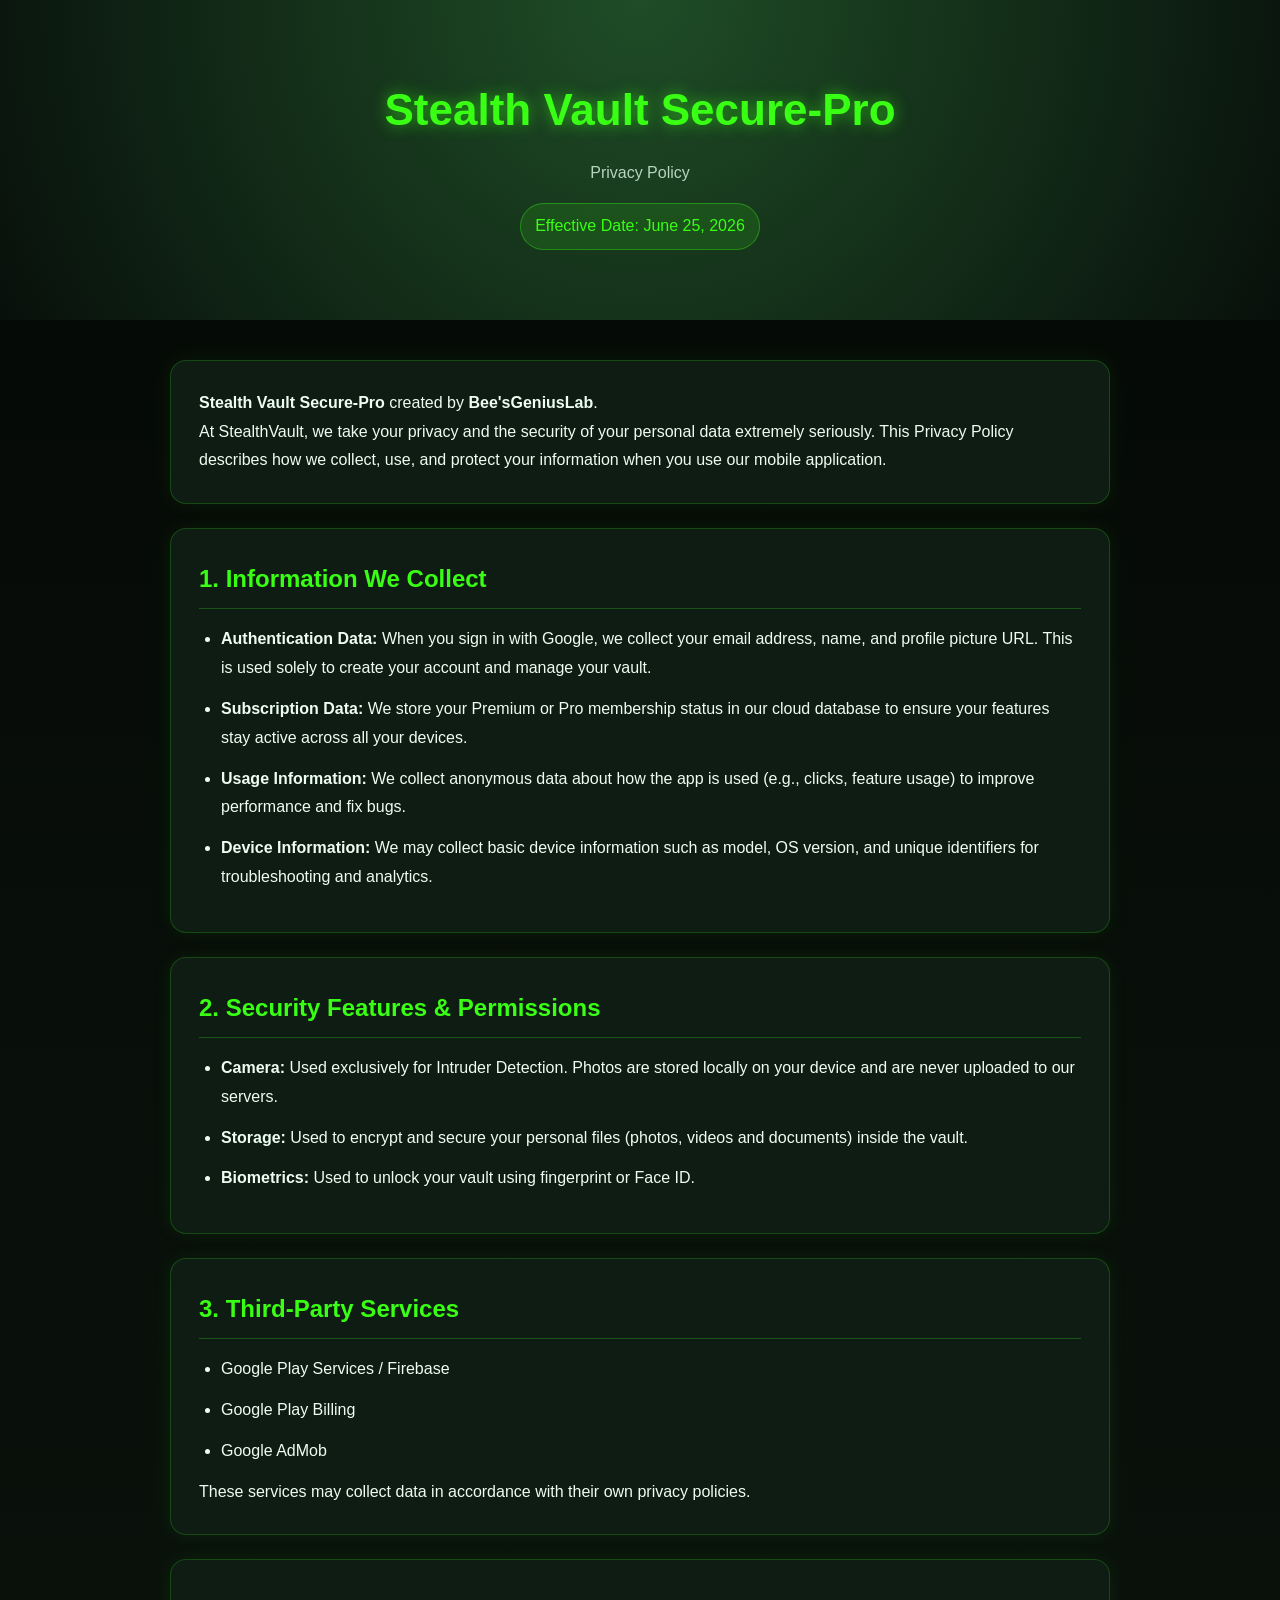
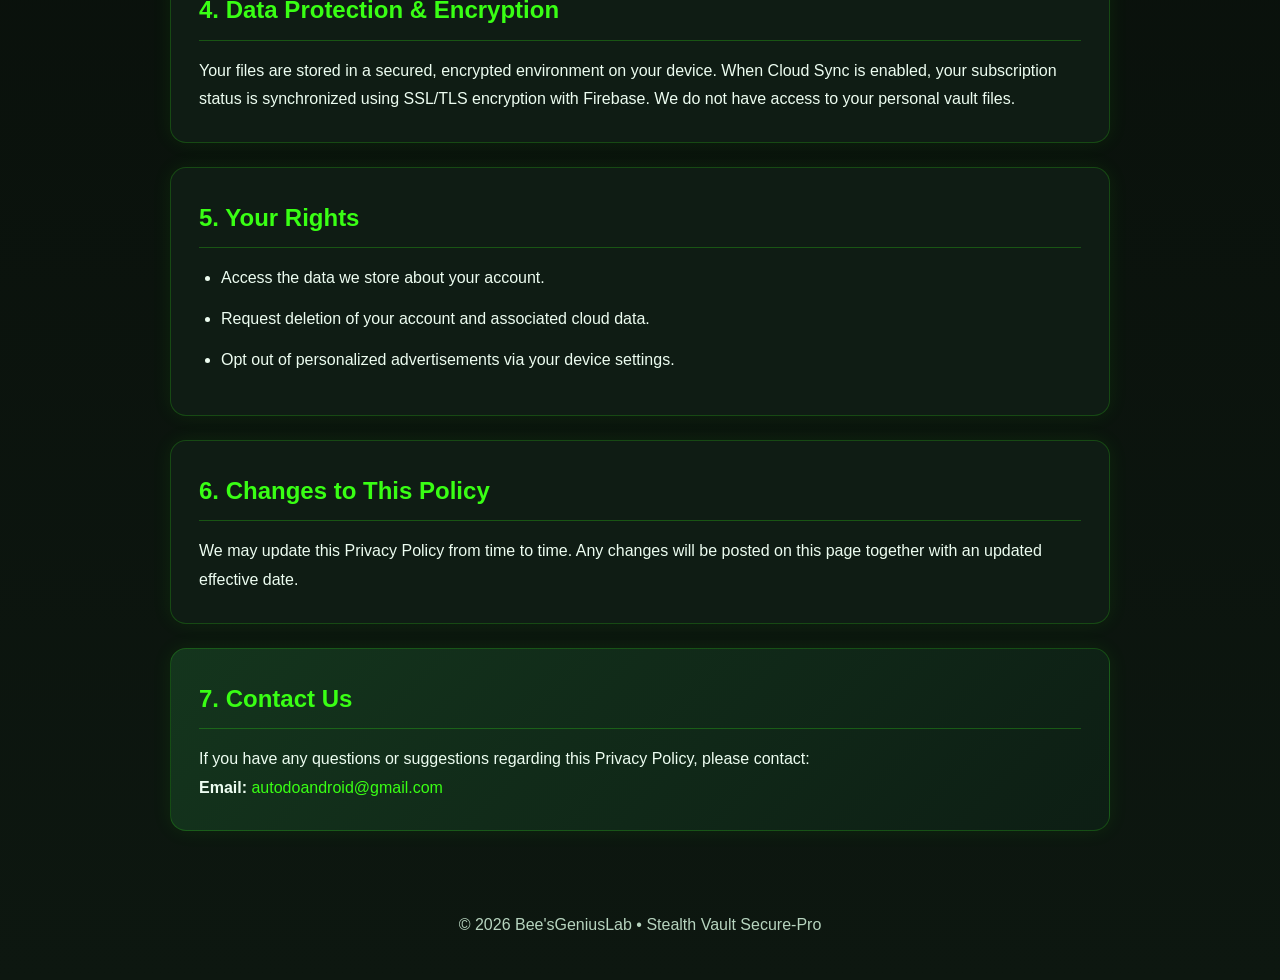
<file: Stealth_Vault_Privacy_Policy.html>
<!DOCTYPE html>
<html lang="en">
<head>
<meta charset="UTF-8">
<meta name="viewport" content="width=device-width, initial-scale=1.0">
<title>Stealth Vault Secure-Pro | Privacy Policy</title>
<style>
:root{
--bg:#07110b;--panel:#0f1c14;--panel2:#15271d;--accent:#39ff14;--text:#edfdf1;--muted:#b7d4bf;
}
*{margin:0;padding:0;box-sizing:border-box}
body{font-family:Arial,Helvetica,sans-serif;background:linear-gradient(180deg,#050805,#0d1710);color:var(--text);line-height:1.8}
header{padding:70px 20px;text-align:center;background:radial-gradient(circle at top,#1f4d27,#08100b)}
h1{font-size:44px;color:var(--accent);text-shadow:0 0 15px rgba(57,255,20,.6)}
.subtitle{color:var(--muted);margin-top:10px}
.wrap{max-width:980px;margin:40px auto;padding:0 20px}
.card{background:var(--panel);border:1px solid rgba(57,255,20,.2);border-radius:16px;padding:28px;margin-bottom:24px;box-shadow:0 0 20px rgba(57,255,20,.08)}
h2{color:var(--accent);margin-bottom:16px;border-bottom:1px solid rgba(57,255,20,.25);padding-bottom:8px}
ul{margin-left:22px}
li{margin-bottom:12px}
.contact{background:linear-gradient(135deg,#14351d,#0d1e14)}
a{color:var(--accent);text-decoration:none}
footer{text-align:center;color:var(--muted);padding:40px 20px}
.badge{display:inline-block;background:rgba(57,255,20,.12);border:1px solid rgba(57,255,20,.35);padding:8px 14px;border-radius:999px;color:var(--accent);margin-top:15px}
</style>
</head>
<body>
<header>
<h1>Stealth Vault Secure-Pro</h1>
<p class="subtitle">Privacy Policy</p>
<div class="badge">Effective Date: June 25, 2026</div>
</header>

<div class="wrap">

<div class="card">
<p><strong>Stealth Vault Secure-Pro</strong> created by <strong>Bee'sGeniusLab</strong>.</p>
<p>At StealthVault, we take your privacy and the security of your personal data extremely seriously. This Privacy Policy describes how we collect, use, and protect your information when you use our mobile application.</p>
</div>

<div class="card">
<h2>1. Information We Collect</h2>
<ul>
<li><strong>Authentication Data:</strong> When you sign in with Google, we collect your email address, name, and profile picture URL. This is used solely to create your account and manage your vault.</li>
<li><strong>Subscription Data:</strong> We store your Premium or Pro membership status in our cloud database to ensure your features stay active across all your devices.</li>
<li><strong>Usage Information:</strong> We collect anonymous data about how the app is used (e.g., clicks, feature usage) to improve performance and fix bugs.</li>
<li><strong>Device Information:</strong> We may collect basic device information such as model, OS version, and unique identifiers for troubleshooting and analytics.</li>
</ul>
</div>

<div class="card">
<h2>2. Security Features & Permissions</h2>
<ul>
<li><strong>Camera:</strong> Used exclusively for Intruder Detection. Photos are stored locally on your device and are never uploaded to our servers.</li>
<li><strong>Storage:</strong> Used to encrypt and secure your personal files (photos, videos and documents) inside the vault.</li>
<li><strong>Biometrics:</strong> Used to unlock your vault using fingerprint or Face ID.</li>
</ul>
</div>

<div class="card">
<h2>3. Third-Party Services</h2>
<ul>
<li>Google Play Services / Firebase</li>
<li>Google Play Billing</li>
<li>Google AdMob</li>
</ul>
<p>These services may collect data in accordance with their own privacy policies.</p>
</div>

<div class="card">
<h2>4. Data Protection & Encryption</h2>
<p>Your files are stored in a secured, encrypted environment on your device. When Cloud Sync is enabled, your subscription status is synchronized using SSL/TLS encryption with Firebase. We do not have access to your personal vault files.</p>
</div>

<div class="card">
<h2>5. Your Rights</h2>
<ul>
<li>Access the data we store about your account.</li>
<li>Request deletion of your account and associated cloud data.</li>
<li>Opt out of personalized advertisements via your device settings.</li>
</ul>
</div>

<div class="card">
<h2>6. Changes to This Policy</h2>
<p>We may update this Privacy Policy from time to time. Any changes will be posted on this page together with an updated effective date.</p>
</div>

<div class="card contact">
<h2>7. Contact Us</h2>
<p>If you have any questions or suggestions regarding this Privacy Policy, please contact:</p>
<p><strong>Email:</strong> <a href="mailto:autodoandroid@gmail.com">autodoandroid@gmail.com</a></p>
</div>

</div>

<footer>© 2026 Bee'sGeniusLab • Stealth Vault Secure-Pro</footer>
</body>
</html>
</file>
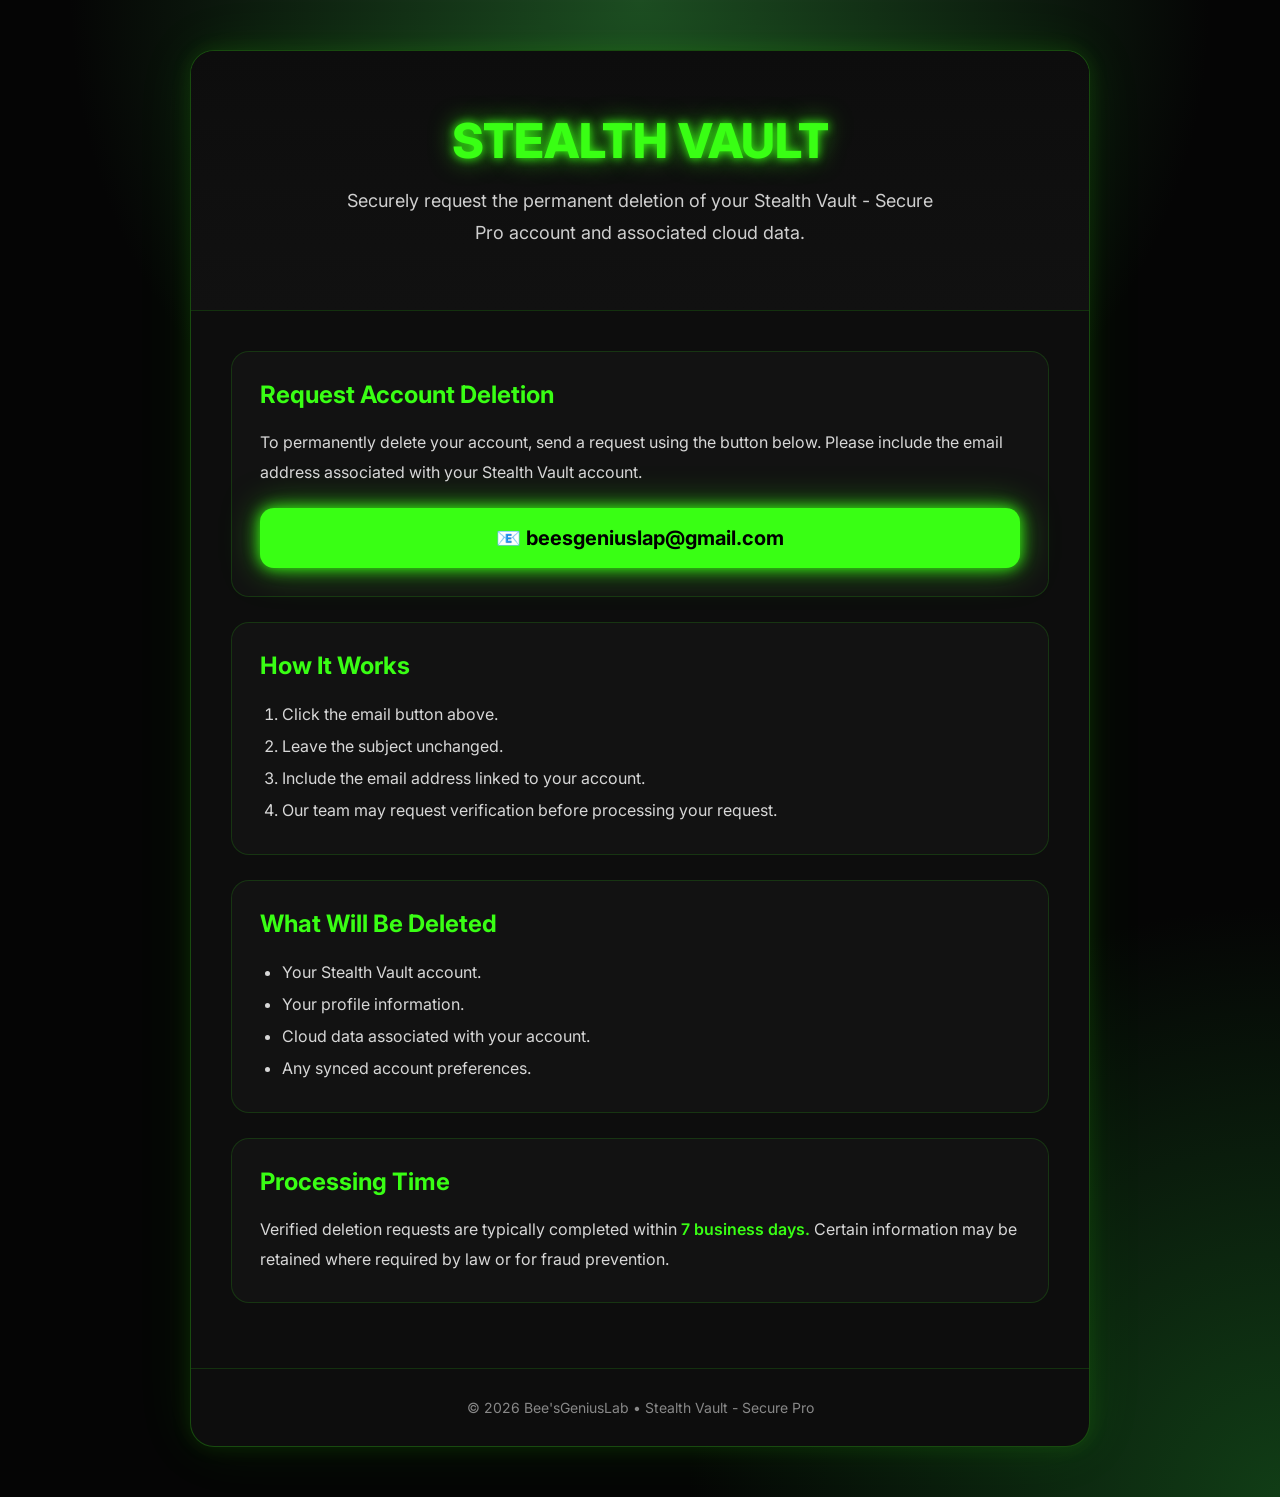
<file: StealthVault_account_deletion.html>
<!DOCTYPE html>
<html lang="en">
<head>
<meta charset="UTF-8">
<meta name="viewport" content="width=device-width, initial-scale=1.0">
<title>Stealth Vault - Secure Pro | Account Deletion</title>

<link href="https://fonts.googleapis.com/css2?family=Inter:wght@400;500;600;700;800&display=swap" rel="stylesheet">

<style>

*{
margin:0;
padding:0;
box-sizing:border-box;
font-family:'Inter',sans-serif;
}

body{

background:#050505;

background-image:
radial-gradient(circle at top,#1d4d22 0%,transparent 35%),
radial-gradient(circle at bottom right,#113d16 0%,transparent 30%);

color:white;

min-height:100vh;

display:flex;

justify-content:center;

padding:50px 20px;

}

.container{

width:100%;
max-width:900px;

background:#0d0d0d;

border:1px solid rgba(57,255,20,.25);

border-radius:24px;

overflow:hidden;

box-shadow:
0 0 20px rgba(57,255,20,.12),
0 0 60px rgba(57,255,20,.08);

}

.hero{

padding:60px 40px;

text-align:center;

background:
linear-gradient(180deg,#0d0d0d,#111);

border-bottom:1px solid rgba(57,255,20,.15);

}

.hero h1{

font-size:48px;

font-weight:800;

color:#39FF14;

text-shadow:
0 0 10px #39FF14,
0 0 25px rgba(57,255,20,.7);

margin-bottom:15px;

}

.hero p{

font-size:18px;

color:#cfcfcf;

max-width:600px;

margin:auto;

line-height:1.8;

}

.content{

padding:40px;

}

.card{

background:#121212;

border:1px solid rgba(57,255,20,.15);

border-radius:18px;

padding:28px;

margin-bottom:25px;

transition:.3s;

}

.card:hover{

transform:translateY(-5px);

border-color:#39FF14;

box-shadow:0 0 18px rgba(57,255,20,.25);

}

h2{

color:#39FF14;

margin-bottom:18px;

font-size:24px;

}

p{

color:#d7d7d7;

line-height:1.9;

}

ol,ul{

margin-left:22px;

color:#d7d7d7;

line-height:2;

margin-top:15px;

}

.email{

display:block;

margin-top:20px;

background:#39FF14;

color:#000;

text-decoration:none;

padding:18px;

border-radius:14px;

font-size:20px;

font-weight:700;

text-align:center;

box-shadow:
0 0 15px #39FF14,
0 0 35px rgba(57,255,20,.5);

transition:.3s;

}

.email:hover{

transform:scale(1.03);

}

.footer{

padding:30px;

text-align:center;

border-top:1px solid rgba(57,255,20,.15);

color:#888;

font-size:14px;

}

.highlight{

color:#39FF14;

font-weight:600;

}

@media(max-width:700px){

.hero{

padding:45px 25px;

}

.hero h1{

font-size:34px;

}

.content{

padding:20px;

}

.email{

font-size:17px;

}

}

</style>

</head>

<body>

<div class="container">

<div class="hero">

<h1>STEALTH VAULT</h1>

<p>
Securely request the permanent deletion of your Stealth Vault - Secure Pro account and associated cloud data.
</p>

</div>

<div class="content">

<div class="card">

<h2>Request Account Deletion</h2>

<p>
To permanently delete your account, send a request using the button below. Please include the email address associated with your Stealth Vault account.
</p>

<a class="email"
href="mailto:beesgeniuslap@gmail.com?subject=Stealth%20Vault%20Account%20Deletion%20Request">

📧 beesgeniuslap@gmail.com

</a>

</div>

<div class="card">

<h2>How It Works</h2>

<ol>

<li>Click the email button above.</li>

<li>Leave the subject unchanged.</li>

<li>Include the email address linked to your account.</li>

<li>Our team may request verification before processing your request.</li>

</ol>

</div>

<div class="card">

<h2>What Will Be Deleted</h2>

<ul>

<li>Your Stealth Vault account.</li>

<li>Your profile information.</li>

<li>Cloud data associated with your account.</li>

<li>Any synced account preferences.</li>

</ul>

</div>

<div class="card">

<h2>Processing Time</h2>

<p>

Verified deletion requests are typically completed within
<span class="highlight">7 business days.</span>

Certain information may be retained where required by law or for fraud prevention.

</p>

</div>

</div>

<div class="footer">

© 2026 Bee'sGeniusLab • Stealth Vault - Secure Pro

</div>

</div>

</body>
</html>
</file>
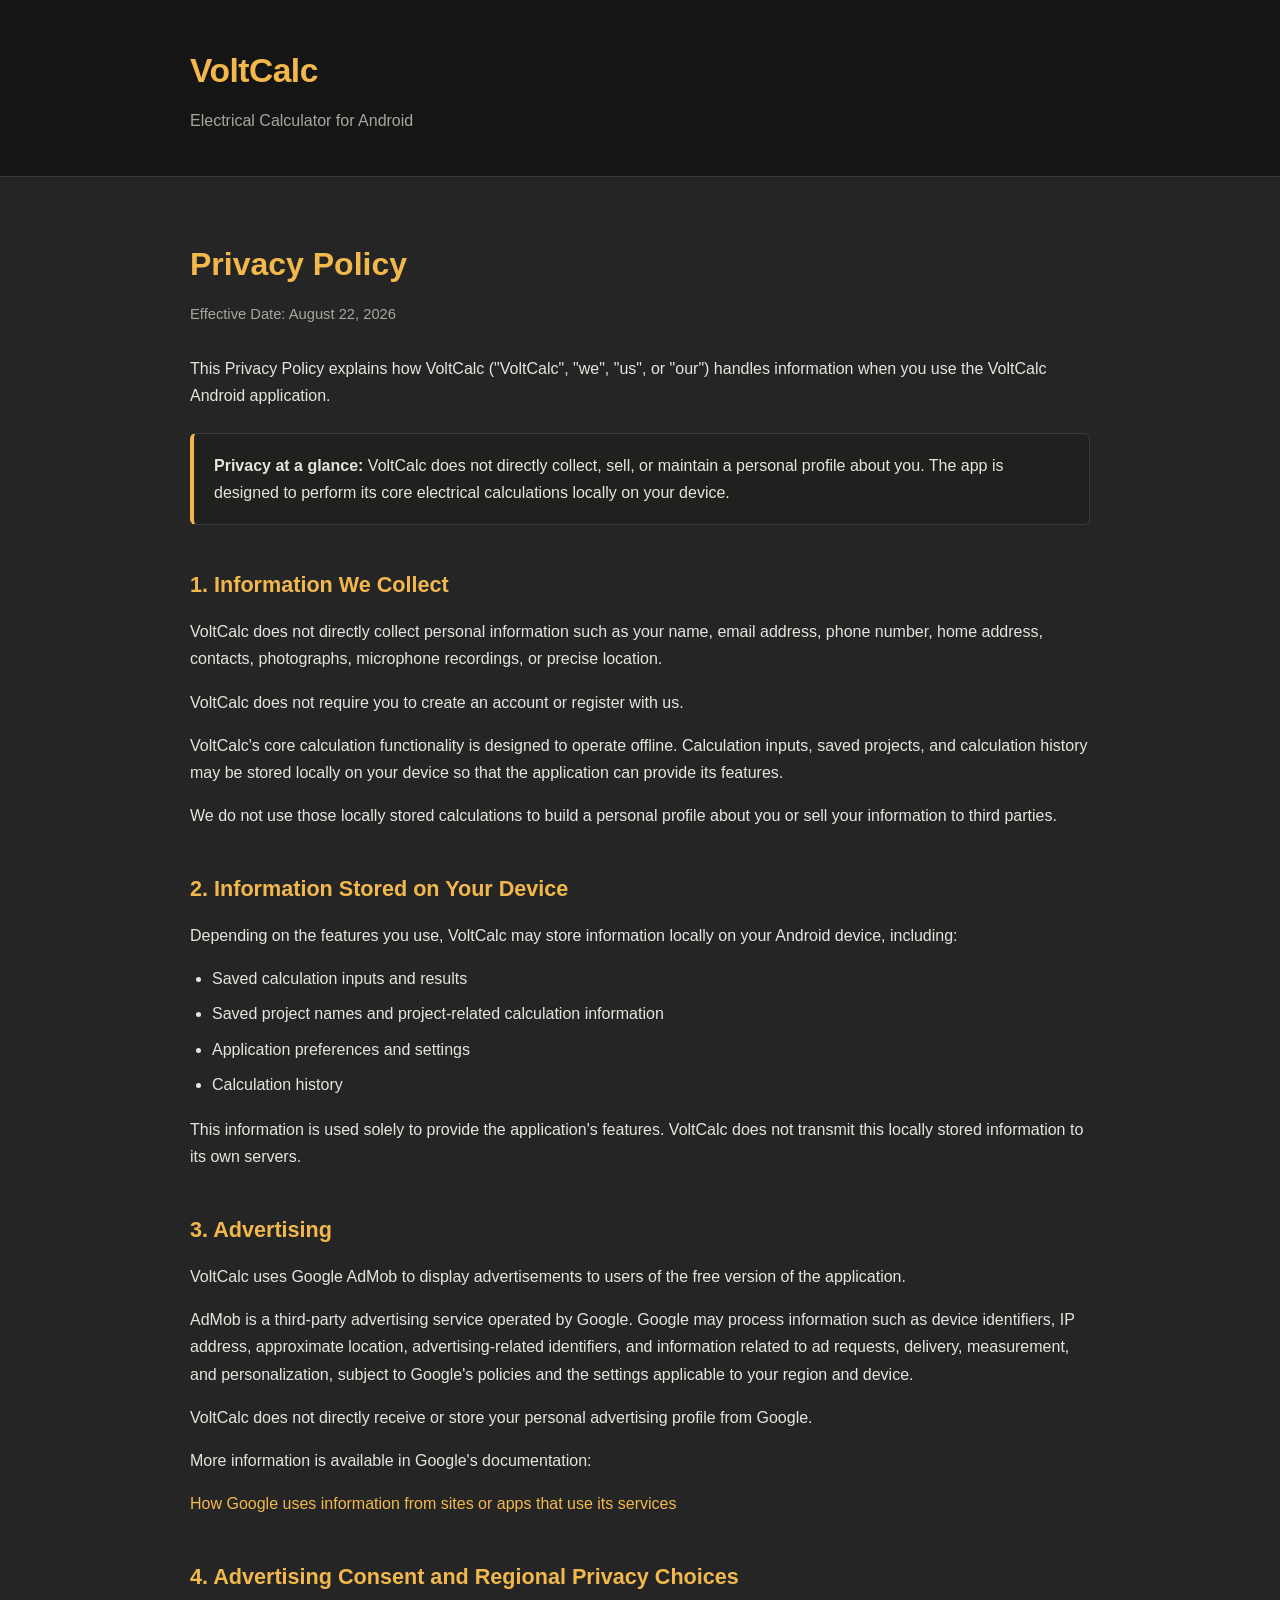
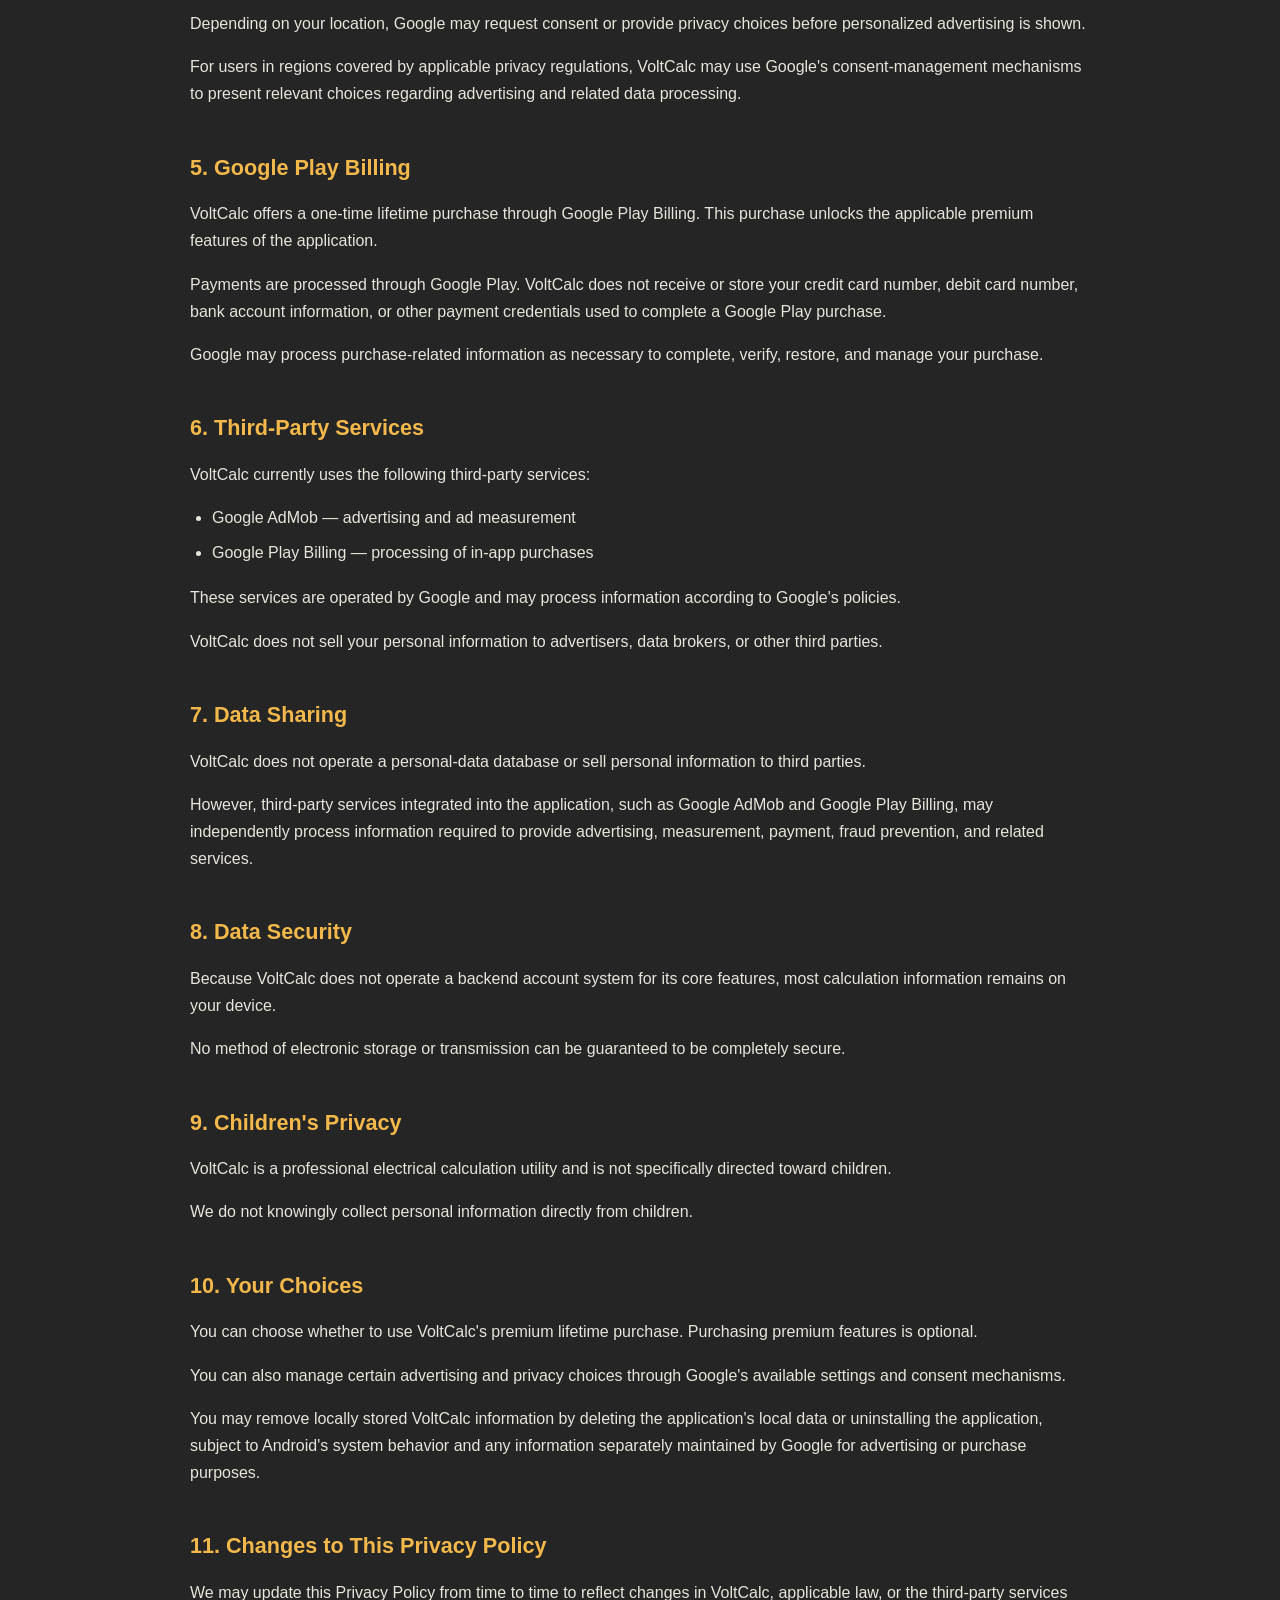
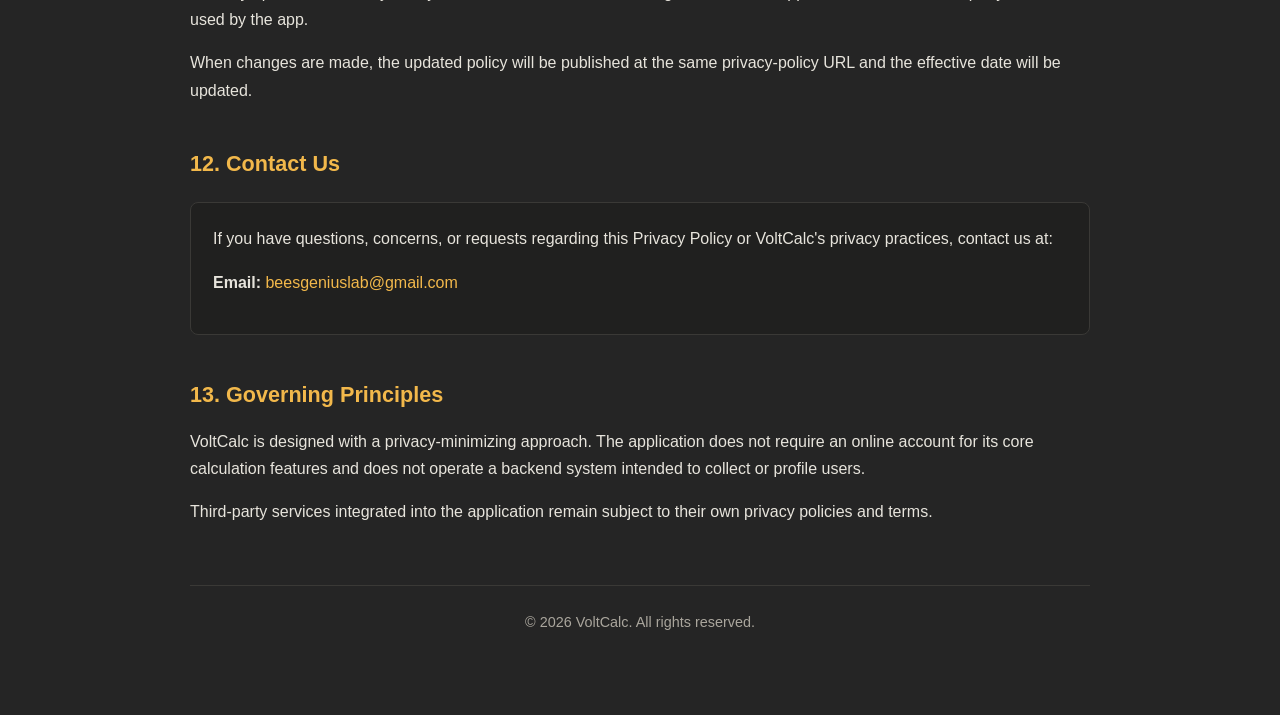
<file: voltcalc-privacy-policy.html>
<!DOCTYPE html>
<html lang="en">
<head>
    <meta charset="UTF-8">
    <meta name="viewport" content="width=device-width, initial-scale=1.0">
    <title>VoltCalc Privacy Policy</title>
    <meta name="description" content="Privacy Policy for VoltCalc - Electrical Calculator for Android.">

    <style>
        :root {
            --charcoal: #252525;
            --off-black: #151515;
            --amber: #f2b84b;
            --amber-dark: #d99b27;
            --text: #e7e4dc;
            --muted: #aaa69d;
            --border: #3a3936;
            --surface: #20201f;
        }

        * { box-sizing: border-box; }

        body {
            margin: 0;
            padding: 0;
            background: var(--charcoal);
            color: var(--text);
            font-family: -apple-system, BlinkMacSystemFont, "Segoe UI", Roboto,
                         Helvetica, Arial, sans-serif;
            line-height: 1.7;
        }

        .container {
            width: min(900px, calc(100% - 32px));
            margin: 0 auto;
            padding: 60px 0 80px;
        }

        header {
            background: var(--off-black);
            border-bottom: 1px solid var(--border);
            padding: 42px 0;
        }

        .header-inner {
            width: min(900px, calc(100% - 32px));
            margin: 0 auto;
        }

        .brand {
            color: var(--amber);
            font-size: 2.1rem;
            font-weight: 700;
            letter-spacing: -0.5px;
            margin: 0 0 8px;
        }

        .subtitle {
            color: var(--muted);
            font-size: 1rem;
            margin: 0;
        }

        h1 {
            color: var(--amber);
            font-size: 2rem;
            margin: 0 0 10px;
        }

        h2 {
            color: var(--amber);
            font-size: 1.35rem;
            margin-top: 42px;
            margin-bottom: 14px;
        }

        p { margin: 0 0 16px; }

        ul {
            margin: 0 0 18px 22px;
            padding: 0;
        }

        li { margin-bottom: 8px; }

        a {
            color: var(--amber);
            text-decoration: none;
        }

        a:hover { text-decoration: underline; }

        .notice {
            background: var(--surface);
            border: 1px solid var(--border);
            border-left: 4px solid var(--amber);
            padding: 18px 20px;
            border-radius: 6px;
            margin: 24px 0;
        }

        .updated {
            color: var(--muted);
            font-size: 0.92rem;
            margin-bottom: 28px;
        }

        .contact {
            background: var(--surface);
            border: 1px solid var(--border);
            border-radius: 8px;
            padding: 22px;
            margin-top: 20px;
        }

        footer {
            border-top: 1px solid var(--border);
            margin-top: 60px;
            padding-top: 24px;
            color: var(--muted);
            font-size: 0.9rem;
            text-align: center;
        }

        @media (max-width: 600px) {
            .container,
            .header-inner {
                width: min(100% - 24px, 900px);
            }

            .container { padding-top: 40px; }
            header { padding: 32px 0; }
            .brand { font-size: 1.8rem; }
            h1 { font-size: 1.65rem; }
            h2 { font-size: 1.2rem; margin-top: 32px; }
        }
    </style>
</head>

<body>

<header>
    <div class="header-inner">
        <p class="brand">VoltCalc</p>
        <p class="subtitle">Electrical Calculator for Android</p>
    </div>
</header>

<main class="container">

    <h1>Privacy Policy</h1>

    <p class="updated">Effective Date: August 22, 2026</p>

    <p>
        This Privacy Policy explains how VoltCalc ("VoltCalc", "we", "us", or "our")
        handles information when you use the VoltCalc Android application.
    </p>

    <div class="notice">
        <strong>Privacy at a glance:</strong>
        VoltCalc does not directly collect, sell, or maintain a personal profile
        about you. The app is designed to perform its core electrical calculations
        locally on your device.
    </div>

    <h2>1. Information We Collect</h2>

    <p>
        VoltCalc does not directly collect personal information such as your name,
        email address, phone number, home address, contacts, photographs, microphone
        recordings, or precise location.
    </p>

    <p>
        VoltCalc does not require you to create an account or register with us.
    </p>

    <p>
        VoltCalc's core calculation functionality is designed to operate offline.
        Calculation inputs, saved projects, and calculation history may be stored
        locally on your device so that the application can provide its features.
    </p>

    <p>
        We do not use those locally stored calculations to build a personal profile
        about you or sell your information to third parties.
    </p>

    <h2>2. Information Stored on Your Device</h2>

    <p>
        Depending on the features you use, VoltCalc may store information locally
        on your Android device, including:
    </p>

    <ul>
        <li>Saved calculation inputs and results</li>
        <li>Saved project names and project-related calculation information</li>
        <li>Application preferences and settings</li>
        <li>Calculation history</li>
    </ul>

    <p>
        This information is used solely to provide the application's features.
        VoltCalc does not transmit this locally stored information to its own servers.
    </p>

    <h2>3. Advertising</h2>

    <p>
        VoltCalc uses Google AdMob to display advertisements to users of the
        free version of the application.
    </p>

    <p>
        AdMob is a third-party advertising service operated by Google. Google may
        process information such as device identifiers, IP address, approximate
        location, advertising-related identifiers, and information related to ad
        requests, delivery, measurement, and personalization, subject to Google's
        policies and the settings applicable to your region and device.
    </p>

    <p>
        VoltCalc does not directly receive or store your personal advertising
        profile from Google.
    </p>

    <p>
        More information is available in Google's documentation:
    </p>

    <p>
        <a href="https://policies.google.com/technologies/partner-sites"
           target="_blank" rel="noopener noreferrer">
            How Google uses information from sites or apps that use its services
        </a>
    </p>

    <h2>4. Advertising Consent and Regional Privacy Choices</h2>

    <p>
        Depending on your location, Google may request consent or provide privacy
        choices before personalized advertising is shown.
    </p>

    <p>
        For users in regions covered by applicable privacy regulations, VoltCalc
        may use Google's consent-management mechanisms to present relevant choices
        regarding advertising and related data processing.
    </p>

    <h2>5. Google Play Billing</h2>

    <p>
        VoltCalc offers a one-time lifetime purchase through Google Play Billing.
        This purchase unlocks the applicable premium features of the application.
    </p>

    <p>
        Payments are processed through Google Play. VoltCalc does not receive or
        store your credit card number, debit card number, bank account information,
        or other payment credentials used to complete a Google Play purchase.
    </p>

    <p>
        Google may process purchase-related information as necessary to complete,
        verify, restore, and manage your purchase.
    </p>

    <h2>6. Third-Party Services</h2>

    <p>VoltCalc currently uses the following third-party services:</p>

    <ul>
        <li>Google AdMob — advertising and ad measurement</li>
        <li>Google Play Billing — processing of in-app purchases</li>
    </ul>

    <p>
        These services are operated by Google and may process information according
        to Google's policies.
    </p>

    <p>
        VoltCalc does not sell your personal information to advertisers,
        data brokers, or other third parties.
    </p>

    <h2>7. Data Sharing</h2>

    <p>
        VoltCalc does not operate a personal-data database or sell personal
        information to third parties.
    </p>

    <p>
        However, third-party services integrated into the application, such as
        Google AdMob and Google Play Billing, may independently process information
        required to provide advertising, measurement, payment, fraud prevention,
        and related services.
    </p>

    <h2>8. Data Security</h2>

    <p>
        Because VoltCalc does not operate a backend account system for its core
        features, most calculation information remains on your device.
    </p>

    <p>
        No method of electronic storage or transmission can be guaranteed to be
        completely secure.
    </p>

    <h2>9. Children's Privacy</h2>

    <p>
        VoltCalc is a professional electrical calculation utility and is not
        specifically directed toward children.
    </p>

    <p>
        We do not knowingly collect personal information directly from children.
    </p>

    <h2>10. Your Choices</h2>

    <p>
        You can choose whether to use VoltCalc's premium lifetime purchase.
        Purchasing premium features is optional.
    </p>

    <p>
        You can also manage certain advertising and privacy choices through
        Google's available settings and consent mechanisms.
    </p>

    <p>
        You may remove locally stored VoltCalc information by deleting the
        application's local data or uninstalling the application, subject to
        Android's system behavior and any information separately maintained
        by Google for advertising or purchase purposes.
    </p>

    <h2>11. Changes to This Privacy Policy</h2>

    <p>
        We may update this Privacy Policy from time to time to reflect changes
        in VoltCalc, applicable law, or the third-party services used by the app.
    </p>

    <p>
        When changes are made, the updated policy will be published at the
        same privacy-policy URL and the effective date will be updated.
    </p>

    <h2>12. Contact Us</h2>

    <div class="contact">
        <p>
            If you have questions, concerns, or requests regarding this Privacy
            Policy or VoltCalc's privacy practices, contact us at:
        </p>

        <p>
            <strong>Email:</strong>
            <a href="mailto:beesgeniuslab@gmail.com">
                beesgeniuslab@gmail.com
            </a>
        </p>
    </div>

    <h2>13. Governing Principles</h2>

    <p>
        VoltCalc is designed with a privacy-minimizing approach. The application
        does not require an online account for its core calculation features and
        does not operate a backend system intended to collect or profile users.
    </p>

    <p>
        Third-party services integrated into the application remain subject to
        their own privacy policies and terms.
    </p>

    <footer>
        &copy; 2026 VoltCalc. All rights reserved.
    </footer>

</main>

</body>
</html>
</file>
